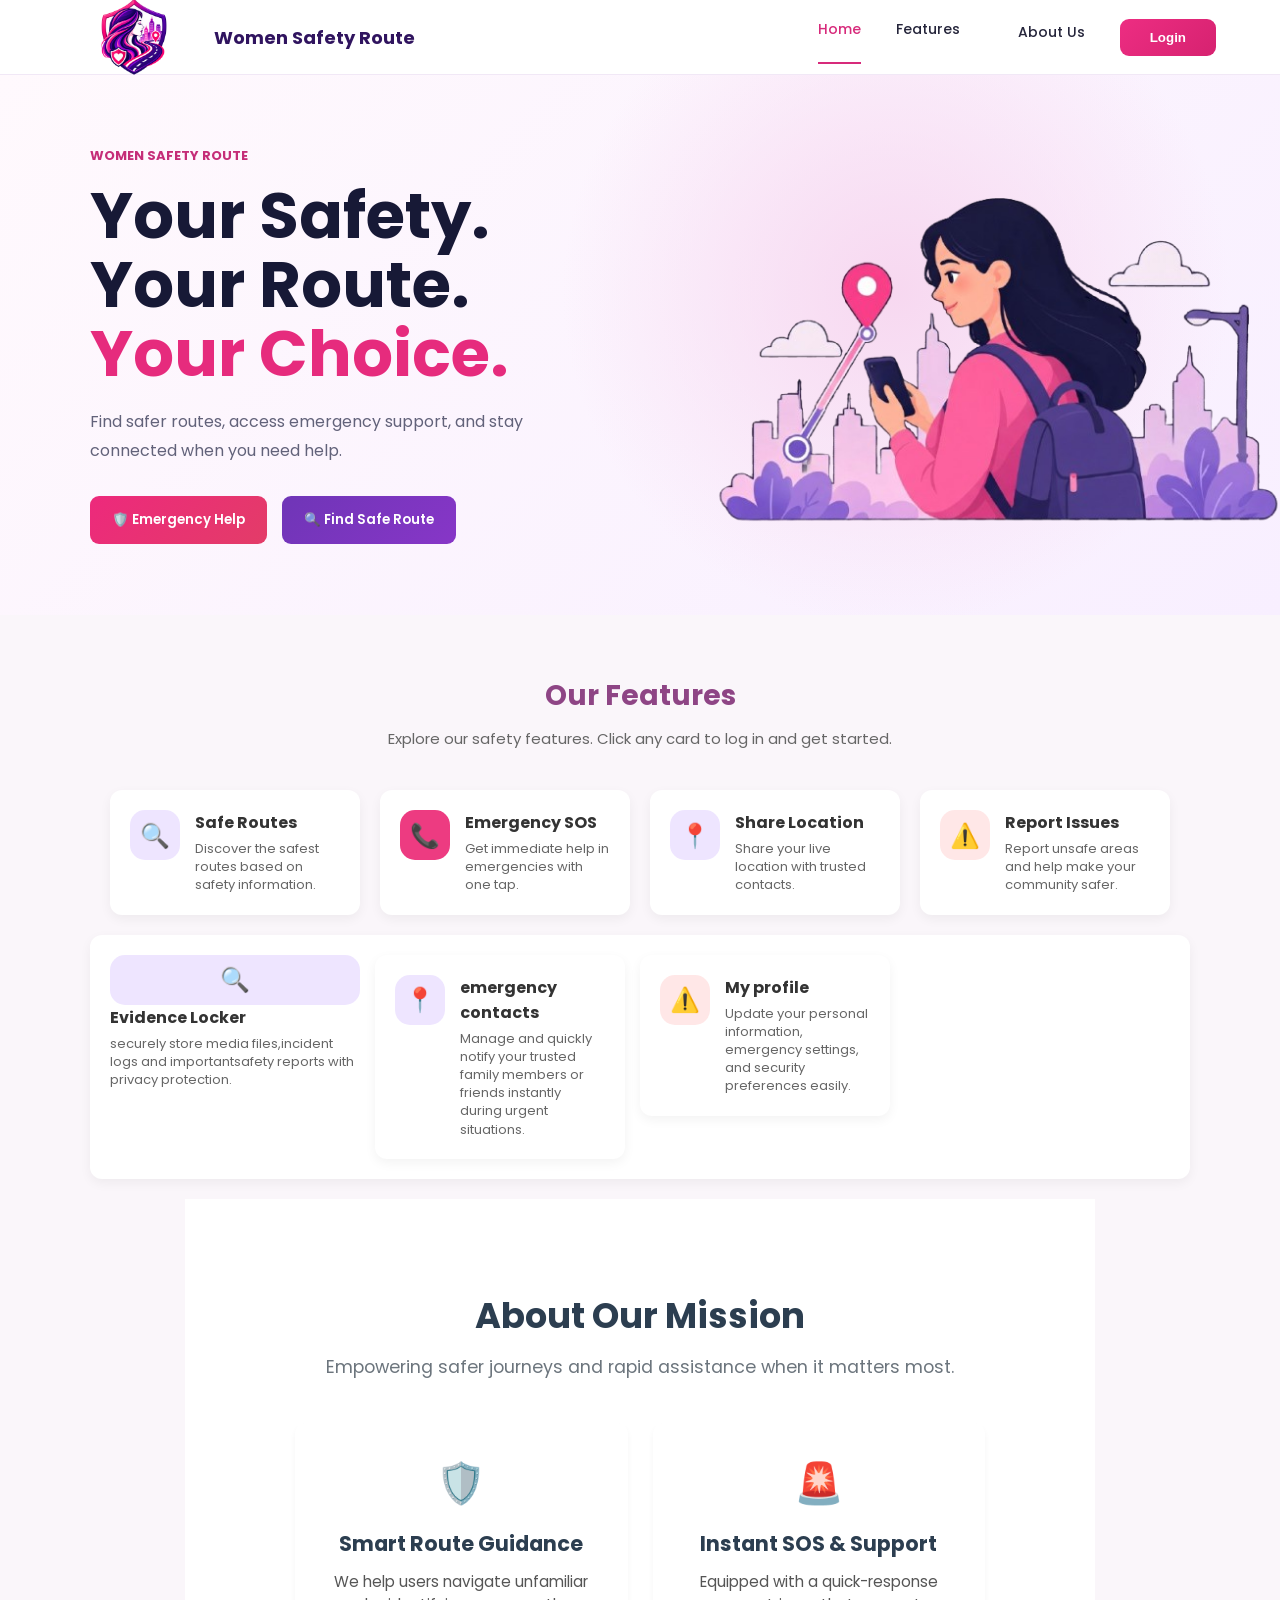
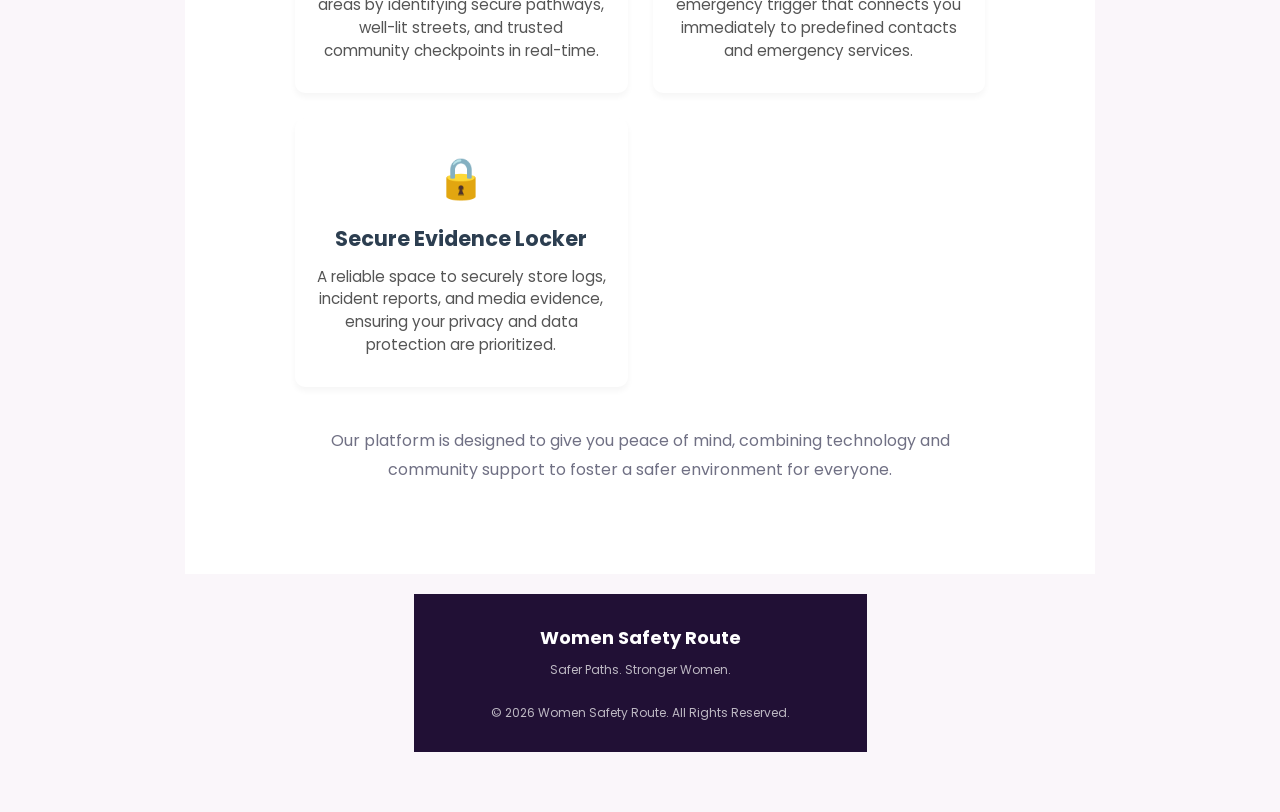
<file: frontend/pages/index.html>
<!DOCTYPE html>
<html lang="en">

<head>
    <meta charset="UTF-8">
    <meta name="viewport" content="width=device-width, initial-scale=1.0">

    <title>Women Safety Route</title>

    <!-- Google Font -->
    <link rel="preconnect" href="https://fonts.googleapis.com">
    <link rel="preconnect" href="https://fonts.gstatic.com" crossorigin>
    <link href="https://fonts.googleapis.com/css2?family=Poppins:wght@400;500;600;700;800&display=swap" rel="stylesheet">

    <!-- CSS -->
    <link rel="stylesheet" href="../css/style.css">

    <style>
        html {
            scroll-behavior: smooth;
        }
    </style>
</head>

<body>

    <!-- ================= NAVBAR ================= -->
    <header class="navbar">
        <a href="index.html" class="logo" style="text-decoration: none !important; border-bottom: none !important; box-shadow: none !important;">
            <img src="../images/logo.png" alt="Women Safety Route" class="logo-icon">
            <span style="text-decoration: none !important;">Women Safety Route</span>
        </a>
        <nav>
            <a href="index.html" class="active">Home</a>
            <a href="#features">Features</a>
<li><a href="index.html#about-us">About Us</a></li>
        <button class="login-btn" onclick="openLogin()">Login</button>
    </header>


    <!-- ================= HERO SECTION ================= -->
    <section class="hero">
        <div class="hero-content">
            <div class="small-heading">
                 WOMEN SAFETY ROUTE
            </div>

            <h1>
                Your Safety.<br>
                Your Route.<br>
                <span>Your Choice.</span>
            </h1>

            <p class="hero-text">
                Find safer routes, access emergency support,
                and stay connected when you need help.
            </p>

            <div class="hero-buttons">
                <button class="emergency-btn" onclick="openLogin()">
                    🛡️ Emergency Help
                </button>
                <button class="route-btn" onclick="openLogin()">
                    🔍 Find Safe Route
                </button>
            </div>
        </div>

       <!-- HERO ILLUSTRATION SPACE -->
<div class="hero-image">
    <img src="../images/hero-girl.png" alt="Hero Girl Graphic" style="width: 600px; height: auto;">
        </div>
    </section>



    <!-- ================= FEATURE CARDS SECTION ================= -->
    <section id="features" style="padding: 60px 20px; text-align: center; background-color: #faf6fa; clear: both;">
        <h2 style="font-size: 28px; color: #8e4585; margin-bottom: 10px; font-weight: 700;">Our Features</h2>
        <p style="color: #666; margin-bottom: 40px; font-size: 15px;">Explore our safety features. Click any card to log in and get started.</p>
        
        <!-- Original 4 Dashboard Cards made clickable -->
        <div class="features" style="display: flex; flex-wrap: wrap; justify-content: center; gap: 20px; max-width: 1100px; margin: 0 auto; background: transparent; padding: 0;">

            <a href="#" onclick="openLogin(); return false;" style="text-decoration: none; color: inherit; width: 250px;">
                <div class="feature-card" style="margin: 0; width: 100%; box-sizing: border-box; height: 100%; background: #fff; border-radius: 12px; padding: 20px; box-shadow: 0 4px 12px rgba(0,0,0,0.05); text-align: left; display: flex; align-items: flex-start; gap: 15px;">
                    <div class="feature-icon purple" style="font-size: 24px;">🔍</div>
                    <div>
                        <h3 style="font-size: 16px; margin-bottom: 5px; color: #333;">Safe Routes</h3>
                        <p style="font-size: 13px; color: #666; line-height: 1.4;">Discover the safest routes based on safety information.</p>
                    </div>
                </div>
            </a>

            <a href="#" onclick="openLogin(); return false;" style="text-decoration: none; color: inherit; width: 250px;">
                <div class="feature-card" style="margin: 0; width: 100%; box-sizing: border-box; height: 100%; background: #fff; border-radius: 12px; padding: 20px; box-shadow: 0 4px 12px rgba(0,0,0,0.05); text-align: left; display: flex; align-items: flex-start; gap: 15px;">
                    <div class="feature-icon pink" style="font-size: 24px;">📞</div>
                    <div>
                        <h3 style="font-size: 16px; margin-bottom: 5px; color: #333;">Emergency SOS</h3>
                        <p style="font-size: 13px; color: #666; line-height: 1.4;">Get immediate help in emergencies with one tap.</p>
                    </div>
                </div>
            </a>

            <a href="#" onclick="openLogin(); return false;" style="text-decoration: none; color: inherit; width: 250px;">
                <div class="feature-card" style="margin: 0; width: 100%; box-sizing: border-box; height: 100%; background: #fff; border-radius: 12px; padding: 20px; box-shadow: 0 4px 12px rgba(0,0,0,0.05); text-align: left; display: flex; align-items: flex-start; gap: 15px;">
                    <div class="feature-icon purple" style="font-size: 24px;">📍</div>
                    <div>
                        <h3 style="font-size: 16px; margin-bottom: 5px; color: #333;">Share Location</h3>
                        <p style="font-size: 13px; color: #666; line-height: 1.4;">Share your live location with trusted contacts.</p>
                    </div>
                </div>
            </a>

            <a href="#" onclick="openLogin(); return false;" style="text-decoration: none; color: inherit; width: 250px;">
                <div class="feature-card" style="margin: 0; width: 100%; box-sizing: border-box; height: 100%; background: #fff; border-radius: 12px; padding: 20px; box-shadow: 0 4px 12px rgba(0,0,0,0.05); text-align: left; display: flex; align-items: flex-start; gap: 15px;">
                    <div class="feature-icon warning" style="font-size: 24px;">⚠️</div>
                    <div>
                        <h3 style="font-size: 16px; margin-bottom: 5px; color: #333;">Report Issues</h3>
                        <p style="font-size: 13px; color: #666; line-height: 1.4;">Report unsafe areas and help make your community safer.</p>
                    </div>
                </div>
            </a>

        </div>
        <!-- Features Section (Replacing the Blue Statistics Bar) -->
<div class="features" style="display: flex; flex-wrap: wrap; justify-content: center; gap: 20px; max-width: 1100px; margin: 0 auto; background: transparent; padding: 0;">

            <a href="#" onclick="openLogin(); return false;" style="text-decoration: none; color: inherit; width: 250px;">
                <div class="feature-card" style="margin: 0; width: 100%; box-sizing: border-box; height: 100%; background: #fff; border-radius: 12px; padding: 20px; box-shadow: 0 4px 12px rgba(0,0,0,0.05); text-align: left; display: flex; align-items: flex-start; gap: 15px;">
                    <div class="feature-icon purple" style="font-size: 24px;">🔍</div>
                    <div>
                        <h3 style="font-size: 16px; margin-bottom: 5px; color: #333;">Evidence Locker</h3>
                        <p style="font-size: 13px; color: #666; line-height: 1.4;">securely store media files,incident logs and importantsafety reports with privacy protection.</p> 
                </div>
            </a>
<a href="#" onclick="openLogin(); return false;" style="text-decoration: none; color: inherit; width: 250px;">
                <div class="feature-card" style="margin: 0; width: 100%; box-sizing: border-box; height: 100%; background: #fff; border-radius: 12px; padding: 20px; box-shadow: 0 4px 12px rgba(0,0,0,0.05); text-align: left; display: flex; align-items: flex-start; gap: 15px;">
                    <div class="feature-icon purple" style="font-size: 24px;">📍</div>
                    <div>
                        <h3 style="font-size: 16px; margin-bottom: 5px; color: #333;">emergency contacts</h3>
                        <p style="font-size: 13px; color: #666; line-height: 1.4;">Manage and quickly notify your trusted family members or friends instantly during urgent situations.</p>
                    </div>
                </div>
            </a>

            <a href="#" onclick="openLogin(); return false;" style="text-decoration: none; color: inherit; width: 250px;">
                <div class="feature-card" style="margin: 0; width: 100%; box-sizing: border-box; height: 100%; background: #fff; border-radius: 12px; padding: 20px; box-shadow: 0 4px 12px rgba(0,0,0,0.05); text-align: left; display: flex; align-items: flex-start; gap: 15px;">
                    <div class="feature-icon warning" style="font-size: 24px;">⚠️</div>
                    <div>
                        <h3 style="font-size: 16px; margin-bottom: 5px; color: #333;">My profile</h3>
                        <p style="font-size: 13px; color: #666; line-height: 1.4;">Update your personal information, emergency settings, and security preferences easily.</p>
                    </div>
                </div>
            </a>

        </div>
        
    <!-- About Us Section -->
<section id="about-us" class="about-section">
    <div class="about-container">
        <div class="about-header">
            <h2>About Our Mission</h2>
            <p class="subtitle">Empowering safer journeys and rapid assistance when it matters most.</p>
        </div>
        
        <div class="about-grid">
            <div class="about-card">
                <div class="about-icon">🛡️</div>
                <h3>Smart Route Guidance</h3>
                <p>We help users navigate unfamiliar areas by identifying secure pathways, well-lit streets, and trusted community checkpoints in real-time.</p>
            </div>
            
            <div class="about-card">
                <div class="about-icon">🚨</div>
                <h3>Instant SOS & Support</h3>
                <p>Equipped with a quick-response emergency trigger that connects you immediately to predefined contacts and emergency services.</p>
            </div>
            
            <div class="about-card">
                <div class="about-icon">🔒</div>
                <h3>Secure Evidence Locker</h3>
                <p>A reliable space to securely store logs, incident reports, and media evidence, ensuring your privacy and data protection are prioritized.</p>
            </div>
        </div>

        <div class="about-footer-text">
            <p>Our platform is designed to give you peace of mind, combining technology and community support to foster a safer environment for everyone.</p>
        </div>
    </div>
</section>

    <!-- ================= FOOTER ================= -->
    <footer>
        <div class="footer-logo">Women Safety Route</div>
        <p>Safer Paths. Stronger Women.</p>
        <br>
        <p>© 2026 Women Safety Route. All Rights Reserved.</p>

        <!-- ================= LOGIN MODAL ================= -->
        <div class="modal" id="loginModal">
            <div class="modal-content login-box">
                <button class="close-btn" onclick="closeLogin()">&times;</button>
                <div class="modal-icon">🛡️</div>
                <h2>Welcome Back</h2>
                <p>Login to Women Safety Route</p>

                <form onsubmit="loginUser(event)">
                    <div class="input-group">
                        <label>Email Address</label>
                        <input type="email" id="loginEmail" placeholder="Enter your email" required>
                    </div>

                    <div class="input-group">
                        <label>Password</label>
                        <input type="password" id="loginPassword" placeholder="Enter your password" required>
                    </div>

                    <button type="submit" class="login-submit">Login</button>
                </form>

                <p class="register-text">
                    Don't have an account?
                    <a href="#" onclick="openRegister(); return false;">Create Account</a>
                </p>
            </div>
        </div>

        <!-- ================= REGISTRATION MODAL ================= -->
        <div class="modal" id="registerModal">
            <div class="modal-content login-box">
                <button class="close-btn" onclick="closeRegister()">&times;</button>
                <h2>Create Account</h2>
                <p> Women Safety Route</p>

                <form onsubmit="registerUser(event)">
                    <div class="input-group">
                        <label>Full Name</label>
                        <input type="text" id="registerName" placeholder="Enter your full name" required>
                    </div>

                    <div class="input-group">
                        <label>Email Address</label>
                        <input type="email" id="registerEmail" placeholder="Enter your email" required>
                    </div>

                    <div class="input-group">
                        <label>Phone Number</label>
                        <input type="tel" id="registerPhone" placeholder="Enter your phone number" required>
                    </div>

                    <div class="input-group">
                        <label>Password</label>
                        <input type="password" id="registerPassword" placeholder="Create a password" required>
                    </div>

                    <div class="input-group">
                        <label>Confirm Password</label>
                        <input type="password" id="confirmPassword" placeholder="Confirm your password" required>
                    </div>

                    <button type="submit" class="login-submit">Create Account</button>
                </form>

                <p class="register-text">
                    Already have an account?
                    <a href="#" onclick="backToLogin(); return false;">Login</a>
                </p>
            </div>
        </div>
    </footer>


    <!-- ================= JAVASCRIPT ================= -->
    <script src="../js/script.js"></script>
    <script>
        function openLogin() {
            document.getElementById("loginModal").classList.add("show");
        }

        function closeLogin() {
            document.getElementById("loginModal").classList.remove("show");
        }

        function openRegister() {
            closeLogin();
            document.getElementById("registerModal").classList.add("show");
        }

        function closeRegister() {
            document.getElementById("registerModal").classList.remove("show");
        }

        function backToLogin() {
            closeRegister();
            openLogin();
        }

        function loginUser(event) {
            event.preventDefault();
            const email = document.getElementById("loginEmail").value;
            const password = document.getElementById("loginPassword").value;

            if (email && password) {
                alert("Login successful!");
                window.location.href = "dashboard.html";
            } else {
                alert("Please enter email and password.");
            }
        }

        function registerUser(event) {
            event.preventDefault();
            const pass = document.getElementById("registerPassword").value;
            const confirmPass = document.getElementById("confirmPassword").value;

            if (pass !== confirmPass) {
                alert("Passwords do not match!");
                return;
            }

            alert("Account created successfully! Please login.");
            backToLogin();
        }
        
    </script>

</body>

</html>
</file>
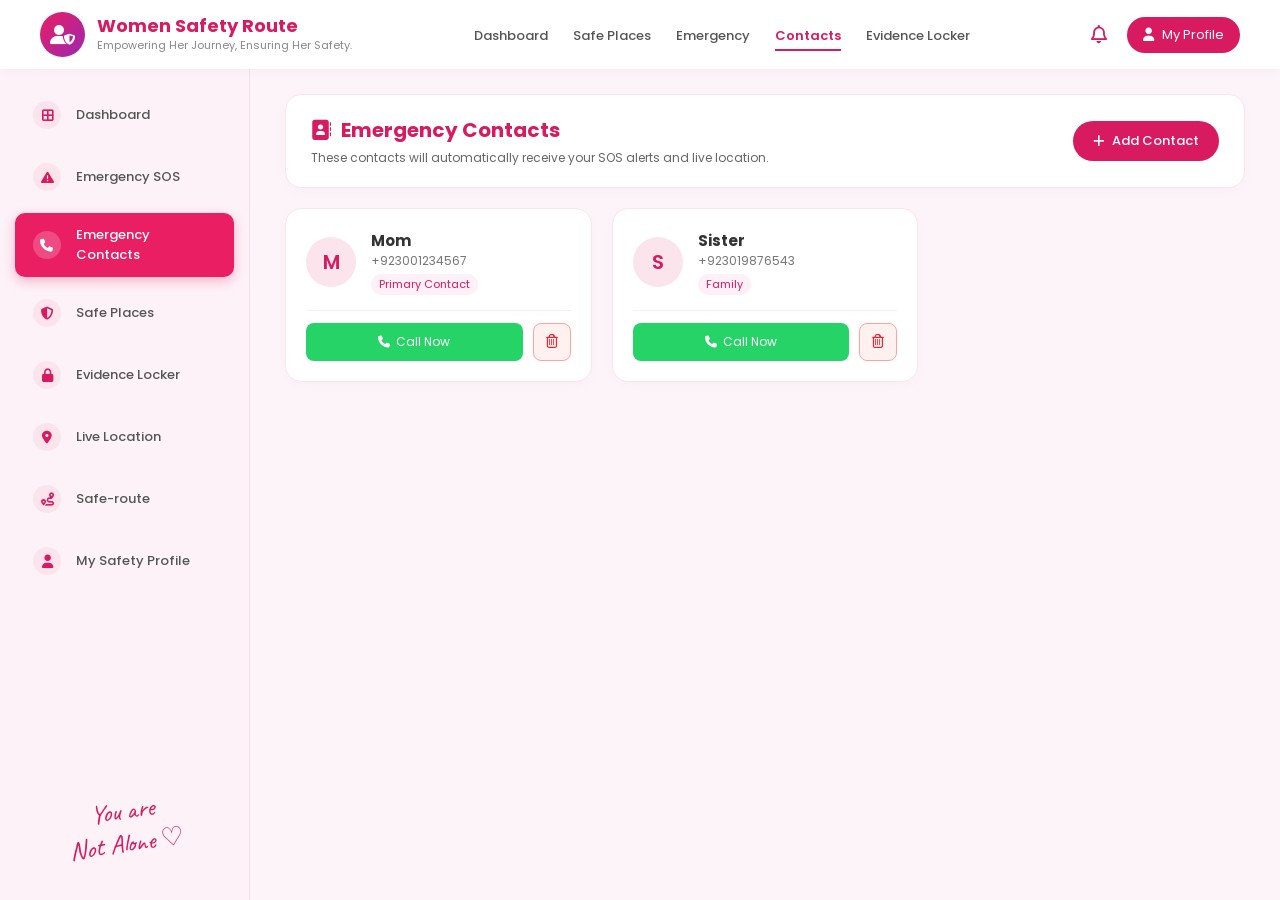
<file: frontend/pages/contacts.html>
<!DOCTYPE html>
<html lang="en">
<head>
    <meta charset="UTF-8">
    <meta name="viewport" content="width=device-width, initial-scale=1.0">
    <title>Emergency Contacts - Women Safety Route</title>
    <link href="https://fonts.googleapis.com/css2?family=Poppins:wght@300;400;500;600;700&family=Caveat:wght@600&display=swap" rel="stylesheet">
    <link rel="stylesheet" href="https://cdnjs.cloudflare.com/ajax/libs/font-awesome/6.4.0/css/all.min.css">
    <style>
        * { margin: 0; padding: 0; box-sizing: border-box; font-family: 'Poppins', sans-serif; }
        body { background-color: #fcf4f8; color: #333; display: flex; flex-direction: column; min-height: 100vh; }
        .navbar { background: #fff; display: flex; justify-content: space-between; align-items: center; padding: 12px 40px; box-shadow: 0 2px 10px rgba(0,0,0,0.03); position: sticky; top: 0; z-index: 100; }
        .logo-section { display: flex; align-items: center; gap: 12px; }
        .logo-icon { width: 45px; height: 45px; background: linear-gradient(135deg, #e91e63, #9c27b0); border-radius: 50%; display: flex; align-items: center; justify-content: center; color: white; font-size: 20px; }
        .logo-text h2 { font-size: 18px; color: #d81b60; font-weight: 700; line-height: 1.2; }
        .logo-text p { font-size: 11px; color: #888; }
        .nav-links { display: flex; align-items: center; gap: 25px; list-style: none; }
        .nav-links a { text-decoration: none; color: #555; font-size: 13px; font-weight: 500; transition: color 0.3s; }
        .nav-links a.active, .nav-links a:hover { color: #d81b60; font-weight: 600; border-bottom: 2px solid #d81b60; padding-bottom: 4px; }
        .nav-right { display: flex; align-items: center; gap: 20px; }
        .bell-icon { font-size: 18px; color: #d81b60; cursor: pointer; }
        .profile-btn { background: #d81b60; color: white; padding: 8px 16px; border-radius: 20px; display: flex; align-items: center; gap: 8px; font-size: 13px; cursor: pointer; }
        
        .container { display: flex; flex: 1; }
        .sidebar { width: 250px; background-color: #fdf2f7; padding: 20px 15px; display: flex; flex-direction: column; gap: 10px; border-right: 1px solid #f3e1eb; }
        .sidebar-item { display: flex; align-items: center; gap: 15px; padding: 12px 18px; border-radius: 10px; text-decoration: none; color: #555; font-size: 13px; font-weight: 500; transition: all 0.3s; }
        .sidebar-item.active { background: #e91e63; color: white; box-shadow: 0 4px 12px rgba(233, 30, 99, 0.3); }
        .sidebar-item:hover:not(.active) { background: #f8d7e6; color: #d81b60; }
        .sidebar-item .icon-box { width: 28px; height: 28px; border-radius: 50%; background: rgba(255, 255, 255, 0.2); display: flex; align-items: center; justify-content: center; }
        .sidebar-item:not(.active) .icon-box { background: #fce4ec; color: #d81b60; }
        .sidebar-footer-text { margin-top: auto; padding: 20px; text-align: center; font-family: 'Caveat', cursive; font-size: 26px; color: #d81b60; transform: rotate(-8deg); }

        .content { flex: 1; padding: 25px 35px; display: flex; flex-direction: column; gap: 20px; }
        .page-header { display: flex; justify-content: space-between; align-items: center; background: #fff; padding: 20px 25px; border-radius: 16px; border: 1px solid #fce4ec; box-shadow: 0 4px 15px rgba(0,0,0,0.02); }
        .page-header h1 { font-size: 20px; color: #d81b60; display: flex; align-items: center; gap: 10px; }
        .btn-add { background: #d81b60; color: white; border: none; padding: 10px 20px; border-radius: 20px; font-size: 13px; font-weight: 500; cursor: pointer; display: flex; align-items: center; gap: 8px; }
        
        .contacts-grid { display: grid; grid-template-columns: repeat(3, 1fr); gap: 20px; }
        .contact-card { background: #fff; border-radius: 16px; padding: 20px; border: 1px solid #fce4ec; box-shadow: 0 4px 12px rgba(0,0,0,0.02); display: flex; flex-direction: column; gap: 15px; }
        .contact-top { display: flex; align-items: center; gap: 15px; }
        .avatar { width: 50px; height: 50px; border-radius: 50%; background: #fce4ec; color: #d81b60; display: flex; align-items: center; justify-content: center; font-size: 20px; font-weight: 600; }
        .contact-info h3 { font-size: 15px; color: #333; }
        .contact-info p { font-size: 12px; color: #777; }
        .contact-info .relation { font-size: 11px; background: #fdf0f6; color: #d81b60; padding: 2px 8px; border-radius: 10px; display: inline-block; margin-top: 3px; }
        .contact-actions { display: flex; gap: 10px; border-top: 1px solid #f8f0f4; padding-top: 12px; }
        .btn-call { flex: 1; background: #25d366; color: white; border: none; padding: 8px; border-radius: 8px; font-size: 12px; cursor: pointer; display: flex; align-items: center; justify-content: center; gap: 6px; text-decoration: none; }
        .btn-delete { background: #fff1f0; color: #f5222d; border: 1px solid #ffa39e; padding: 8px 12px; border-radius: 8px; cursor: pointer; }

        /* Modal Styles */
        .modal { display: none; position: fixed; top: 0; left: 0; width: 100%; height: 100%; background: rgba(0,0,0,0.5); justify-content: center; align-items: center; z-index: 1000; }
        .modal-content { background: #fff; padding: 30px; border-radius: 16px; width: 350px; display: flex; flex-direction: column; gap: 15px; box-shadow: 0 4px 20px rgba(0,0,0,0.1); }
        .modal-content h3 { color: #d81b60; font-size: 18px; }
        .form-group { display: flex; flex-direction: column; gap: 5px; }
        .form-group label { font-size: 12px; color: #555; font-weight: 500; }
        .form-group input { padding: 10px; border: 1px solid #ddd; border-radius: 8px; font-size: 13px; outline: none; }
        .form-group input:focus { border-color: #d81b60; }
        .modal-actions { display: flex; gap: 10px; margin-top: 10px; }
        .btn-save { flex: 1; background: #d81b60; color: white; border: none; padding: 10px; border-radius: 8px; cursor: pointer; font-weight: 600; }
        .btn-close { background: #f5f5f5; color: #666; border: none; padding: 10px 15px; border-radius: 8px; cursor: pointer; }

        @media (max-width: 1024px) { .contacts-grid { grid-template-columns: repeat(2, 1fr); } }
        @media (max-width: 768px) { .container { flex-direction: column; } .sidebar { width: 100%; } .contacts-grid { grid-template-columns: 1fr; } }
    </style>
</head>
<body>
    <nav class="navbar">
        <div class="logo-section">
            <div class="logo-icon"><i class="fa-solid fa-user-shield"></i></div>
            <div class="logo-text"><h2>Women Safety Route</h2><p>Empowering Her Journey, Ensuring Her Safety.</p></div>
        </div>
        <ul class="nav-links">
            <li><a href="dashboard.html">Dashboard</a></li>
            <li><a href="safe-places.html">Safe Places</a></li>
            <li><a href="sos.html">Emergency</a></li>
            <li><a href="contacts.html" class="active">Contacts</a></li>
            <li><a href="locker.html">Evidence Locker</a></li>
            
        </ul>
        <div class="nav-right">
            <div class="bell-icon"><i class="fa-regular fa-bell"></i></div>
            <div class="profile-btn"><i class="fa-solid fa-user"></i><span>My Profile</span></div>
        </div>
    </nav>

    <div class="container">
        <aside class="sidebar">
            <a href="dashboard.html" class="sidebar-item">
                <div class="icon-box"><i class="fa-solid fa-border-all"></i></div>
                <span>Dashboard</span></a>
            <a href="sos.html" class="sidebar-item">
                <div class="icon-box"><i class="fa-solid fa-triangle-exclamation"></i></div>
                <span>Emergency SOS</span></a>
            <a href="contacts.html" class="sidebar-item active">
                <div class="icon-box"><i class="fa-solid fa-phone"></i></div>
                <span>Emergency Contacts</span></a>
            <a href="safe-places.html" class="sidebar-item">
                <div class="icon-box"><i class="fa-solid fa-shield-halved"></i>
                </div><span>Safe Places</span></a>
            <a href="locker.html" class="sidebar-item">
                <div class="icon-box"><i class="fa-solid fa-lock"></i></div>
                <span>Evidence Locker</span></a>
            <a href="location.html" class="sidebar-item">
                <div class="icon-box"><i class="fa-solid fa-location-dot"></i></div>
                <span>Live Location</span></a>
            <a href="safe-route.html" class="sidebar-item">
                <div class="icon-box"><i class="fa-solid fa-route"></i></div>
        <span>Safe-route</span>
    </a>
            <a href="profile.html" class="sidebar-item"><div class="icon-box"><i class="fa-solid fa-user"></i></div><span>My Safety Profile</span></a>
            <div class="sidebar-footer-text">You are<br>Not Alone ♡</div>
        </aside>

        <main class="content">
            <div class="page-header">
                <div>
                    <h1><i class="fa-solid fa-address-book"></i> Emergency Contacts</h1>
                    <p style="font-size: 12px; color: #666; margin-top: 4px;">These contacts will automatically receive your SOS alerts and live location.</p>
                </div>
                <button class="btn-add" onclick="openModal()"><i class="fa-solid fa-plus"></i> Add Contact</button>
            </div>

            <div class="contacts-grid" id="contactsGrid">
                <!-- Dynamic Contacts will load here -->
            </div>
        </main>
    </div>

    <!-- Add Contact Modal -->
    <div class="modal" id="contactModal">
        <div class="modal-content">
            <h3>Add New Contact</h3>
            <div class="form-group">
                <label>Name</label>
                <input type="text" id="newName" placeholder="e.g. Brother">
            </div>
            <div class="form-group">
                <label>Phone Number</label>
                <input type="tel" id="newPhone" placeholder="e.g. +92 300 1234567">
            </div>
            <div class="form-group">
                <label>Relation / Tag</label>
                <input type="text" id="newRelation" placeholder="e.g. Family">
            </div>
            <div class="modal-actions">
                <button class="btn-close" onclick="closeModal()">Cancel</button>
                <button class="btn-save" onclick="saveContact()">Save</button>
            </div>
        </div>
    </div>

    <script>
        document.addEventListener("DOMContentLoaded", renderContacts);

        function getStoredContacts() {
            let data = localStorage.getItem('userEmergencyContacts');
            return data ? JSON.parse(data) : [
                { name: "Mom", phone: "+923001234567", relation: "Primary Contact" },
                { name: "Sister", phone: "+923019876543", relation: "Family" }
            ];
        }

        function renderContacts() {
            let contacts = getStoredContacts();
            let grid = document.getElementById('contactsGrid');
            grid.innerHTML = "";

            if(contacts.length === 0) {
                grid.innerHTML = `<p style="font-size: 13px; color: #777;">No emergency contacts added yet.</p>`;
                return;
            }

            contacts.forEach((c, index) => {
                let firstLetter = c.name.charAt(0).toUpperCase();
                grid.innerHTML += `
                    <div class="contact-card">
                        <div class="contact-top">
                            <div class="avatar">${firstLetter}</div>
                            <div class="contact-info">
                                <h3>${c.name}</h3>
                                <p>${c.phone}</p>
                                <span class="relation">${c.relation}</span>
                            </div>
                        </div>
                        <div class="contact-actions">
                            <a href="tel:${c.phone}" class="btn-call"><i class="fa-solid fa-phone"></i> Call Now</a>
                            <button class="btn-delete" onclick="deleteContact(${index})"><i class="fa-regular fa-trash-can"></i></button>
                        </div>
                    </div>
                `;
            });
        }

        function openModal() { document.getElementById('contactModal').style.display = 'flex'; }
        function closeModal() { document.getElementById('contactModal').style.display = 'none'; }

        function saveContact() {
            let name = document.getElementById('newName').value.trim();
            let phone = document.getElementById('newPhone').value.trim();
            let relation = document.getElementById('newRelation').value.trim() || "Trusted";

            if(!name || !phone) {
                alert("Please enter both name and phone number.");
                return;
            }

            let contacts = getStoredContacts();
            contacts.push({ name, phone, relation });
            localStorage.setItem('userEmergencyContacts', JSON.stringify(contacts));

            document.getElementById('newName').value = '';
            document.getElementById('newPhone').value = '';
            document.getElementById('newRelation').value = '';

            closeModal();
            renderContacts();
        }

        function deleteContact(index) {
            let contacts = getStoredContacts();
            contacts.splice(index, 1);
            localStorage.setItem('userEmergencyContacts', JSON.stringify(contacts));
            renderContacts();
        }
    </script>
</body>
</html>
</file>
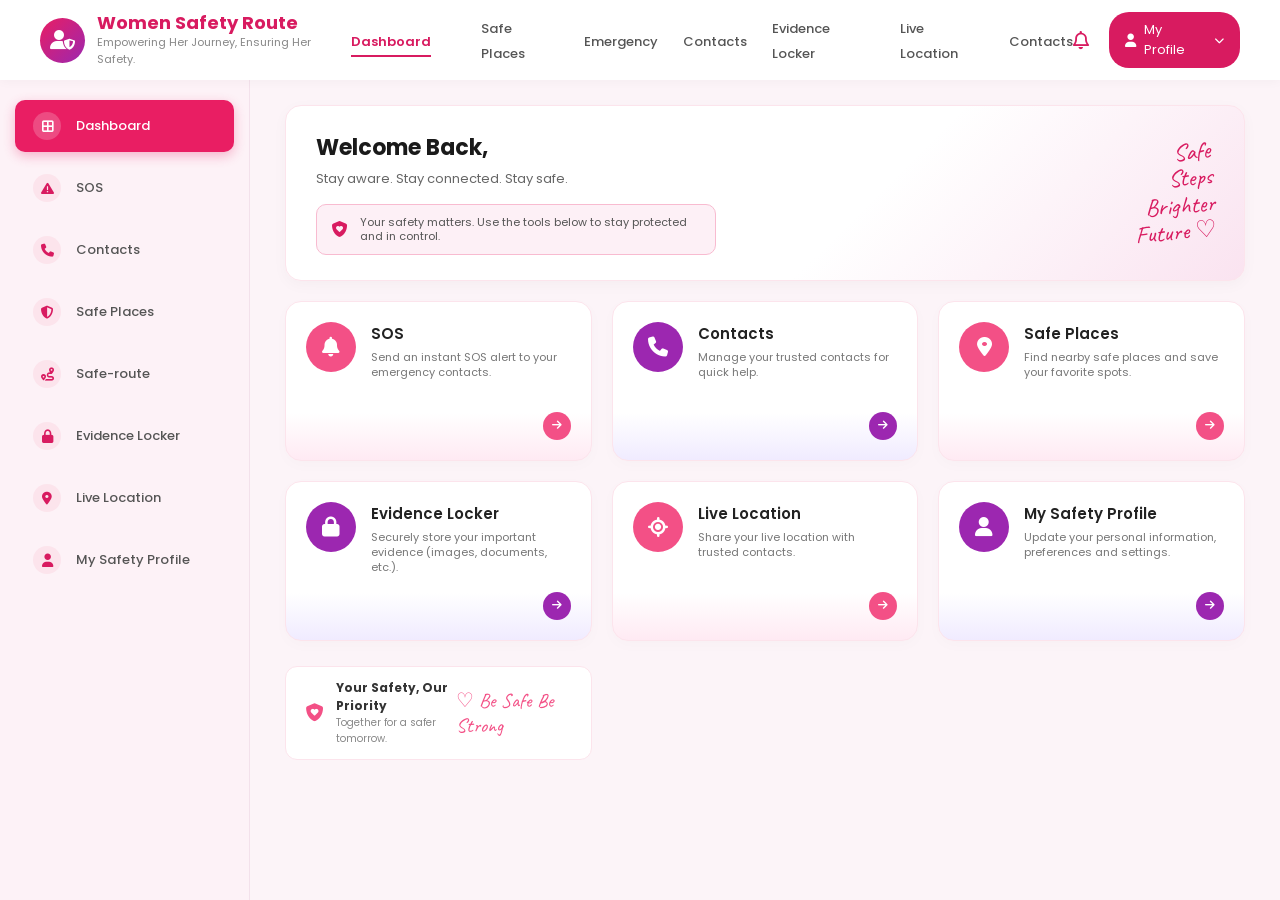
<file: frontend/pages/dashboard.html>
<!DOCTYPE html>
<html lang="en">
<head>
    <meta charset="UTF-8">
    <meta name="viewport" content="width=device-width, initial-scale=1.0">
    <title>Women Safety Route - Dashboard</title>
    <!-- Google Fonts & FontAwesome Icons -->
    <link href="https://fonts.googleapis.com/css2?family=Poppins:wght@300;400;500;600;700&family=Caveat:wght@600&display=swap" rel="stylesheet">
    <link rel="stylesheet" href="https://cdnjs.cloudflare.com/ajax/libs/font-awesome/6.4.0/css/all.min.css">
    
    <style>
        * {
            margin: 0;
            padding: 0;
            box-sizing: border-box;
            font-family: 'Poppins', sans-serif;
        }

        body {
            background-color: #fcf4f8;
            color: #333;
            display: flex;
            flex-direction: column;
            min-height: 100vh;
        }

        /* Top Navigation Bar */
        .navbar {
            background: #fff;
            display: flex;
            justify-content: space-between;
            align-items: center;
            padding: 12px 40px;
            box-shadow: 0 2px 10px rgba(0,0,0,0.03);
            position: sticky;
            top: 0;
            z-index: 100;
        }

        .logo-section {
            display: flex;
            align-items: center;
            gap: 12px;
        }

        .logo-icon {
            width: 45px;
            height: 45px;
            background: linear-gradient(135deg, #e91e63, #9c27b0);
            border-radius: 50%;
            display: flex;
            align-items: center;
            justify-content: center;
            color: white;
            font-size: 20px;
        }

        .logo-text h2 {
            font-size: 18px;
            color: #d81b60;
            font-weight: 700;
            line-height: 1.2;
        }

        .logo-text p {
            font-size: 11px;
            color: #888;
        }

        .nav-links {
            display: flex;
            align-items: center;
            gap: 25px;
            list-style: none;
        }

        .nav-links a {
            text-decoration: none;
            color: #555;
            font-size: 13px;
            font-weight: 500;
            transition: color 0.3s;
        }

        .nav-links a.active, .nav-links a:hover {
            color: #d81b60;
            font-weight: 600;
            border-bottom: 2px solid #d81b60;
            padding-bottom: 4px;
        }

        .nav-right {
            display: flex;
            align-items: center;
            gap: 20px;
        }

        .bell-icon {
            font-size: 18px;
            color: #d81b60;
            cursor: pointer;
            position: relative;
        }

        .profile-btn {
            background: #d81b60;
            color: white;
            padding: 8px 16px;
            border-radius: 20px;
            display: flex;
            align-items: center;
            gap: 8px;
            font-size: 13px;
            cursor: pointer;
        }

        /* Main Container Layout */
        .container {
            display: flex;
            flex: 1;
        }

        /* Sidebar Navigation */
        .sidebar {
            width: 250px;
            background-color: #fdf2f7;
            padding: 20px 15px;
            display: flex;
            flex-direction: column;
            gap: 10px;
            border-right: 1px solid #f3e1eb;
        }

        .sidebar-item {
            display: flex;
            align-items: center;
            gap: 15px;
            padding: 12px 18px;
            border-radius: 10px;
            text-decoration: none;
            color: #555;
            font-size: 13px;
            font-weight: 500;
            transition: all 0.3s;
        }

        .sidebar-item.active {
            background: #e91e63;
            color: white;
            box-shadow: 0 4px 12px rgba(233, 30, 99, 0.3);
        }

        .sidebar-item:hover:not(.active) {
            background: #f8d7e6;
            color: #d81b60;
        }

        .sidebar-item .icon-box {
            width: 28px;
            height: 28px;
            border-radius: 50%;
            background: rgba(255, 255, 255, 0.2);
            display: flex;
            align-items: center;
            justify-content: center;
        }

        .sidebar-item:not(.active) .icon-box {
            background: #fce4ec;
            color: #d81b60;
        }

        .sidebar-footer-text {
            margin-top: auto;
            padding: 20px;
            text-align: center;
            font-family: 'Caveat', cursive;
            font-size: 26px;
            color: #d81b60;
            transform: rotate(-8deg);
        }

        /* Main Content */
        .content {
            flex: 1;
            padding: 25px 35px;
            display: flex;
            flex-direction: column;
            gap: 20px;
        }

        /* Banner Box */
        .welcome-banner {
            background: linear-gradient(135deg, #ffffff 60%, #fae3f0 100%);
            border-radius: 16px;
            padding: 25px 30px;
            display: flex;
            justify-content: space-between;
            align-items: center;
            box-shadow: 0 4px 15px rgba(0, 0, 0, 0.03);
            border: 1px solid #fce4ec;
            position: relative;
        }

        .banner-text h1 {
            font-size: 22px;
            color: #1a1a1a;
            margin-bottom: 5px;
        }

        .banner-text p.subtitle {
            font-size: 13px;
            color: #666;
            margin-bottom: 15px;
        }

        .banner-info-box {
            background: #fdf0f6;
            border: 1px solid #f8bbd0;
            border-radius: 10px;
            padding: 10px 15px;
            display: flex;
            align-items: center;
            gap: 12px;
            max-width: 400px;
        }

        .banner-info-box i {
            color: #d81b60;
            font-size: 16px;
        }

        .banner-info-box span {
            font-size: 11px;
            color: #555;
            line-height: 1.3;
        }

        .banner-right-text {
            font-family: 'Caveat', cursive;
            font-size: 24px;
            color: #d81b60;
            line-height: 1.1;
            text-align: right;
            transform: rotate(-5deg);
        }

        /* Dashboard Cards Grid */
        .cards-grid {
            display: grid;
            grid-template-columns: repeat(3, 1fr);
            gap: 20px;
        }

        .card {
            background: #fff;
            border-radius: 16px;
            padding: 20px;
            position: relative;
            box-shadow: 0 4px 15px rgba(0, 0, 0, 0.02);
            border: 1px solid #fce4ec;
            display: flex;
            flex-direction: column;
            justify-content: space-between;
            height: 160px;
            transition: transform 0.2s, box-shadow 0.2s;
        }

        .card:hover {
            transform: translateY(-3px);
            box-shadow: 0 6px 20px rgba(0, 0, 0, 0.06);
        }

        .card-top {
            display: flex;
            align-items: flex-start;
            gap: 15px;
        }

        .card-icon {
            width: 50px;
            height: 50px;
            border-radius: 50%;
            display: flex;
            align-items: center;
            justify-content: center;
            color: white;
            font-size: 20px;
            flex-shrink: 0;
        }

        .card-content h3 {
            font-size: 15px;
            color: #222;
            margin-bottom: 5px;
            font-weight: 600;
        }

        .card-content p {
            font-size: 11px;
            color: #777;
            line-height: 1.4;
        }

        .card-arrow {
            align-self: flex-end;
            width: 28px;
            height: 28px;
            border-radius: 50%;
            display: flex;
            align-items: center;
            justify-content: center;
            color: white;
            font-size: 11px;
            cursor: pointer;
        }

        /* Specific Card Styles */
        .card-pink .card-icon { background: linear-gradient(135deg, #f35086, #f35086); }
        .card-pink .card-arrow { background: #f35086; }
        .card-pink { background: linear-gradient(180deg, #fff 70%, #ffeaf3 100%); }

        .card-purple .card-icon { background: linear-gradient(135deg, #9c27b0, #9c27b0); }
        .card-purple .card-arrow { background: #9c27b0; }
        .card-purple { background: linear-gradient(180deg, #fff 70%, #f0ebff 100%); }

        /* Bottom Small Banner */
        .bottom-banner {
            background: #fff;
            border-radius: 12px;
            padding: 12px 20px;
            display: flex;
            align-items: center;
            justify-content: space-between;
            border: 1px solid #fce4ec;
            margin-top: 5px;
        }

        .bottom-banner-left {
            display: flex;
            align-items: center;
            gap: 12px;
        }

        .bottom-banner-left i {
            color: #f35086;
            font-size: 18px;
        }

        .bottom-banner-left h4 {
            font-size: 12px;
            color: #333;
        }

        .bottom-banner-left p {
            font-size: 10px;
            color: #888;
        }

        .bottom-banner-right {
            font-family: 'Caveat', cursive;
            font-size: 20px;
            color: #f35086;
        }

        /* Responsive */
        @media (max-width: 1024px) {
            .cards-grid { grid-template-columns: repeat(2, 1fr); }
        }
        @media (max-width: 768px) {
            .container { flex-direction: column; }
            .sidebar { width: 100%; }
            .cards-grid { grid-template-columns: 1fr; }
        }
        .card-link {
    text-decoration: none;
    color: inherit;
    display: block;
}
    </style>
</head>
<body>

    <!-- Top Navbar -->
    <nav class="navbar">
        <div class="logo-section">
            <div class="logo-icon">
                <i class="fa-solid fa-user-shield"></i>
            </div>
            <div class="logo-text">
                <h2>Women Safety Route</h2>
                <p>Empowering Her Journey, Ensuring Her Safety.</p>
            </div>
        </div>

      <ul class="nav-links">
    <li><a href="dashboard.html" class="active">Dashboard</a></li>
    <li><a href="safe-route.html"><Safe-route></Safe-route></a></li>
    <li><a href="safe-places.html">Safe Places</a></li>
    <li><a href="sos.html">Emergency</a></li>
    <li><a href="emergency contact.html">Contacts</a></li>
    <li><a href="locker.html">Evidence Locker</a></li>
    <li><a href="location.html">Live Location</a></li>
    <li><a href="contacts.html">Contacts</a></li>
</ul>

        <div class="nav-right">
            <div class="bell-icon">
                <i class="fa-regular fa-bell"></i>
            </div>
            <div class="profile-btn">
                <i class="fa-solid fa-user"></i>
                <span>My Profile</span>
                <i class="fa-solid fa-chevron-down" style="font-size: 10px;"></i>
            </div>
        </div>
    </nav>

    <!-- Main Container -->
    <div class="container">
        
        <aside class="sidebar">
    <a href="dashboard.html" class="sidebar-item active">
        <div class="icon-box"><i class="fa-solid fa-border-all"></i></div>
        <span>Dashboard</span>
    </a>
    <a href="sos.html" class="sidebar-item">
        <div class="icon-box"><i class="fa-solid fa-triangle-exclamation"></i></div>
        <span>SOS</span>
    </a>
    <a href="contacts.html" class="sidebar-item">
        <div class="icon-box"><i class="fa-solid fa-phone"></i></div>
        <span>Contacts</span>
    </a>
    <a href="safe-places.html" class="sidebar-item">
        <div class="icon-box"><i class="fa-solid fa-shield-halved"></i></div>
        <span>Safe Places</span>
    </a>
    <a href="safe-route.html" class="sidebar-item">
        <div class="icon-box"><i class="fa-solid fa-route"></i></div>
        <span>Safe-route</span>
    </a>
    <a href="locker.html" class="sidebar-item">
        <div class="icon-box"><i class="fa-solid fa-lock"></i></div>
        <span>Evidence Locker</span>
    </a>
    <a href="location.html" class="sidebar-item">
        <div class="icon-box"><i class="fa-solid fa-location-dot"></i></div>
        <span>Live Location</span>
    </a>
    <a href="profile.html" class="sidebar-item">
        <div class="icon-box"><i class="fa-solid fa-user"></i></div>
        <span>My Safety Profile</span>
    </a>
</aside>

        <!-- Main Content Area -->
        <main class="content">
            
            <!-- Top Welcome Banner -->
            <div class="welcome-banner">
                <div class="banner-text">
                    <h1>Welcome Back,</h1>
                    <p class="subtitle">Stay aware. Stay connected. Stay safe.</p>
                    
                    <div class="banner-info-box">
                        <i class="fa-solid fa-shield-heart"></i>
                        <span>Your safety matters. Use the tools below to stay protected and in control.</span>
                    </div>
                </div>

                <div class="banner-right-text">
                    Safe<br>Steps<br>Brighter<br>Future ♡
                </div>
            </div>

            <!-- Cards Grid -->
            <div class="cards-grid"
                
                <!-- Card 1 -->
                <div class="card card-pink">
                    <div class="card-top">
                        <div class="card-icon">
                            <i class="fa-solid fa-bell"></i>
                        </div>
                        <div class="card-content">
                            <h3>SOS</h3>
                            <p>Send an instant SOS alert to your emergency contacts.</p>
                        </div>
                    </div>
                    <div class="card-arrow"><i class="fa-solid fa-arrow-right"></i></div>
                </div>

                <!-- Card 2 -->
                <div class="card card-purple">
                    <div class="card-top">
                        <div class="card-icon">
                            <i class="fa-solid fa-phone"></i>
                        </div>
                        <div class="card-content">
                            <h3>Contacts</h3>
                            <p>Manage your trusted contacts for quick help.</p>
                        </div>
                    </div>
                    <div class="card-arrow"><i class="fa-solid fa-arrow-right"></i></div>
                </div>

                <!-- Card 3 -->
                <div class="card card-pink">
                    <div class="card-top">
                        <div class="card-icon">
                            <i class="fa-solid fa-location-dot"></i>
                        </div>
                        <div class="card-content">
                            <h3>Safe Places</h3>
                            <p>Find nearby safe places and save your favorite spots.</p>
                        </div>
                    </div>
                    <div class="card-arrow"><i class="fa-solid fa-arrow-right"></i></div>
                </div>

                <!-- Card 4 -->
                <div class="card card-purple">
                    <div class="card-top">
                        <div class="card-icon">
                            <i class="fa-solid fa-lock"></i>
                        </div>
                        <div class="card-content">
                            <h3>Evidence Locker</h3>
                            <p>Securely store your important evidence (images, documents, etc.).</p>
                        </div>
                    </div>
                    <div class="card-arrow"><i class="fa-solid fa-arrow-right"></i></div>
                </div>

                <!-- Card 5 -->
                <div class="card card-pink">
                    <div class="card-top">
                        <div class="card-icon">
                            <i class="fa-solid fa-location-crosshairs"></i>
                        </div>
                        <div class="card-content">
                            <h3>Live Location</h3>
                            <p>Share your live location with trusted contacts.</p>
                        </div>
                    </div>
                    <div class="card-arrow"><i class="fa-solid fa-arrow-right"></i></div>
                </div>

                <!-- Card 6 -->
                <div class="card card-purple">
                    <div class="card-top">
                        <div class="card-icon">
                            <i class="fa-solid fa-user"></i>
                        </div>
                        <div class="card-content">
                            <h3>My Safety Profile</h3>
                            <p>Update your personal information, preferences and settings.</p>
                        </div>
                    </div>
                    <div class="card-arrow"><i class="fa-solid fa-arrow-right"></i></div>
                </div>


            <!-- Bottom Small Banner -->
            <div class="bottom-banner">
                <div class="bottom-banner-left">
                    <i class="fa-solid fa-shield-heart"></i>
                    <div>
                        <h4>Your Safety, Our Priority</h4>
                        <p>Together for a safer tomorrow.</p>
                    </div>
                </div>
                <div class="bottom-banner-right">
                    ♡ Be Safe Be Strong
                </div>
            </div>

        </main>
    </div>

</body>
</html>
</file>
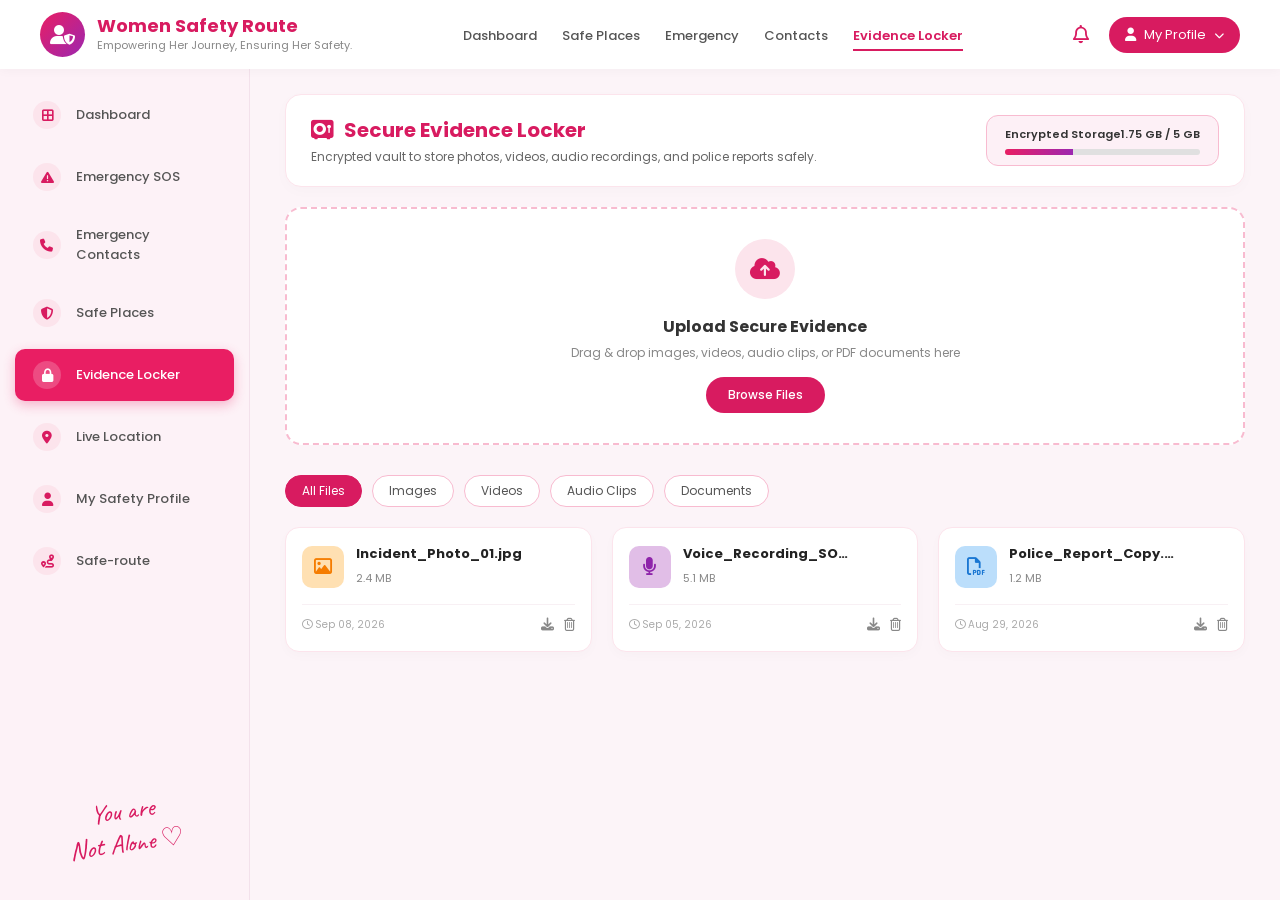
<file: frontend/pages/locker.html>
<!DOCTYPE html>
<html lang="en">
<head>
    <meta charset="UTF-8">
    <meta name="viewport" content="width=device-width, initial-scale=1.0">
    <title>Evidence Locker - Women Safety Route</title>
    <!-- Google Fonts & FontAwesome Icons -->
    <link href="https://fonts.googleapis.com/css2?family=Poppins:wght@300;400;500;600;700&family=Caveat:wght@600&display=swap" rel="stylesheet">
    <link rel="stylesheet" href="https://cdnjs.cloudflare.com/ajax/libs/font-awesome/6.4.0/css/all.min.css">
    
    <style>
        * {
            margin: 0;
            padding: 0;
            box-sizing: border-box;
            font-family: 'Poppins', sans-serif;
        }

        body {
            background-color: #fcf4f8;
            color: #333;
            display: flex;
            flex-direction: column;
            min-height: 100vh;
        }

        /* Top Navigation Bar */
        .navbar {
            background: #fff;
            display: flex;
            justify-content: space-between;
            align-items: center;
            padding: 12px 40px;
            box-shadow: 0 2px 10px rgba(0,0,0,0.03);
            position: sticky;
            top: 0;
            z-index: 100;
        }

        .logo-section {
            display: flex;
            align-items: center;
            gap: 12px;
        }

        .logo-icon {
            width: 45px;
            height: 45px;
            background: linear-gradient(135deg, #e91e63, #9c27b0);
            border-radius: 50%;
            display: flex;
            align-items: center;
            justify-content: center;
            color: white;
            font-size: 20px;
        }

        .logo-text h2 {
            font-size: 18px;
            color: #d81b60;
            font-weight: 700;
            line-height: 1.2;
        }

        .logo-text p {
            font-size: 11px;
            color: #888;
        }

        .nav-links {
            display: flex;
            align-items: center;
            gap: 25px;
            list-style: none;
        }

        .nav-links a {
            text-decoration: none;
            color: #555;
            font-size: 13px;
            font-weight: 500;
            transition: color 0.3s;
        }

        .nav-links a.active, .nav-links a:hover {
            color: #d81b60;
            font-weight: 600;
            border-bottom: 2px solid #d81b60;
            padding-bottom: 4px;
        }

        .nav-right {
            display: flex;
            align-items: center;
            gap: 20px;
        }

        .bell-icon {
            font-size: 18px;
            color: #d81b60;
            cursor: pointer;
        }

        .profile-btn {
            background: #d81b60;
            color: white;
            padding: 8px 16px;
            border-radius: 20px;
            display: flex;
            align-items: center;
            gap: 8px;
            font-size: 13px;
            cursor: pointer;
        }

        /* Layout Structure */
        .container {
            display: flex;
            flex: 1;
        }

        /* Sidebar Navigation */
        .sidebar {
            width: 250px;
            background-color: #fdf2f7;
            padding: 20px 15px;
            display: flex;
            flex-direction: column;
            gap: 10px;
            border-right: 1px solid #f3e1eb;
        }

        .sidebar-item {
            display: flex;
            align-items: center;
            gap: 15px;
            padding: 12px 18px;
            border-radius: 10px;
            text-decoration: none;
            color: #555;
            font-size: 13px;
            font-weight: 500;
            transition: all 0.3s;
        }

        .sidebar-item.active {
            background: #e91e63;
            color: white;
            box-shadow: 0 4px 12px rgba(233, 30, 99, 0.3);
        }

        .sidebar-item:hover:not(.active) {
            background: #f8d7e6;
            color: #d81b60;
        }

        .sidebar-item .icon-box {
            width: 28px;
            height: 28px;
            border-radius: 50%;
            background: rgba(255, 255, 255, 0.2);
            display: flex;
            align-items: center;
            justify-content: center;
        }

        .sidebar-item:not(.active) .icon-box {
            background: #fce4ec;
            color: #d81b60;
        }

        .sidebar-footer-text {
            margin-top: auto;
            padding: 20px;
            text-align: center;
            font-family: 'Caveat', cursive;
            font-size: 26px;
            color: #d81b60;
            transform: rotate(-8deg);
        }

        /* Main Content */
        .content {
            flex: 1;
            padding: 25px 35px;
            display: flex;
            flex-direction: column;
            gap: 20px;
        }

        /* Page Header */
        .page-header {
            display: flex;
            justify-content: space-between;
            align-items: center;
            background: #fff;
            padding: 20px 25px;
            border-radius: 16px;
            border: 1px solid #fce4ec;
            box-shadow: 0 4px 15px rgba(0,0,0,0.02);
        }

        .page-header h1 {
            font-size: 20px;
            color: #d81b60;
            display: flex;
            align-items: center;
            gap: 10px;
        }

        .page-header p {
            font-size: 12px;
            color: #666;
            margin-top: 3px;
        }

        .storage-status {
            background: #fdf0f6;
            padding: 10px 18px;
            border-radius: 12px;
            border: 1px solid #f8bbd0;
            min-width: 220px;
        }

        .storage-info {
            display: flex;
            justify-content: space-between;
            font-size: 11px;
            font-weight: 600;
            color: #333;
            margin-bottom: 6px;
        }

        .progress-bar {
            width: 100%;
            height: 6px;
            background: #e0e0e0;
            border-radius: 10px;
            overflow: hidden;
        }

        .progress-fill {
            width: 35%;
            height: 100%;
            background: linear-gradient(90deg, #e91e63, #9c27b0);
        }

        /* Upload Area */
        .upload-card {
            background: #fff;
            border: 2px dashed #f8bbd0;
            border-radius: 16px;
            padding: 30px;
            text-align: center;
            cursor: pointer;
            transition: all 0.3s ease;
        }

        .upload-card:hover {
            border-color: #d81b60;
            background: #fff9fc;
        }

        .upload-icon {
            width: 60px;
            height: 60px;
            background: #fce4ec;
            color: #d81b60;
            border-radius: 50%;
            display: flex;
            align-items: center;
            justify-content: center;
            font-size: 24px;
            margin: 0 auto 15px auto;
        }

        .upload-card h3 {
            font-size: 16px;
            color: #333;
            margin-bottom: 5px;
        }

        .upload-card p {
            font-size: 12px;
            color: #888;
            margin-bottom: 15px;
        }

        .btn-upload {
            background: #d81b60;
            color: white;
            border: none;
            padding: 9px 22px;
            border-radius: 20px;
            font-size: 12px;
            font-weight: 500;
            cursor: pointer;
            transition: background 0.3s;
        }

        .btn-upload:hover {
            background: #c2185b;
        }

        /* Filter Tabs */
        .filter-section {
            display: flex;
            justify-content: space-between;
            align-items: center;
            margin-top: 10px;
        }

        .filter-tabs {
            display: flex;
            gap: 10px;
            flex-wrap: wrap;
        }

        .tab-btn {
            background: #fff;
            border: 1px solid #f8bbd0;
            padding: 6px 16px;
            border-radius: 20px;
            font-size: 12px;
            color: #555;
            cursor: pointer;
            transition: all 0.3s;
        }

        .tab-btn.active, .tab-btn:hover {
            background: #d81b60;
            color: white;
            border-color: #d81b60;
        }

        /* Files Grid */
        .files-grid {
            display: grid;
            grid-template-columns: repeat(3, 1fr);
            gap: 20px;
        }

        .file-card {
            background: #fff;
            border-radius: 14px;
            padding: 16px;
            border: 1px solid #fce4ec;
            box-shadow: 0 4px 12px rgba(0,0,0,0.02);
            display: flex;
            flex-direction: column;
            justify-content: space-between;
            gap: 15px;
            transition: transform 0.2s;
        }

        .file-card:hover {
            transform: translateY(-3px);
        }

        .file-header {
            display: flex;
            align-items: center;
            gap: 12px;
        }

        .file-type-icon {
            width: 42px;
            height: 42px;
            border-radius: 10px;
            display: flex;
            align-items: center;
            justify-content: center;
            font-size: 18px;
            flex-shrink: 0;
        }

        .icon-image { background: #ffe0b2; color: #f57c00; }
        .icon-audio { background: #e1bee7; color: #8e24aa; }
        .icon-video { background: #ffcdd2; color: #c62828; }
        .icon-doc   { background: #bbdefb; color: #1976d2; }

        .file-details h4 {
            font-size: 13px;
            color: #222;
            white-space: nowrap;
            overflow: hidden;
            text-overflow: ellipsis;
            max-width: 170px;
        }

        .file-details span {
            font-size: 11px;
            color: #888;
        }

        .file-footer {
            display: flex;
            justify-content: space-between;
            align-items: center;
            border-top: 1px solid #f8f0f4;
            padding-top: 10px;
        }

        .file-date {
            font-size: 10px;
            color: #aaa;
        }

        .file-actions {
            display: flex;
            gap: 10px;
        }

        .action-btn {
            background: none;
            border: none;
            color: #888;
            cursor: pointer;
            font-size: 13px;
            transition: color 0.2s;
        }

        .action-btn:hover {
            color: #d81b60;
        }

        /* Responsive Design */
        @media (max-width: 1024px) {
            .files-grid { grid-template-columns: repeat(2, 1fr); }
        }
        @media (max-width: 768px) {
            .container { flex-direction: column; }
            .sidebar { width: 100%; }
            .files-grid { grid-template-columns: 1fr; }
            .page-header { flex-direction: column; gap: 15px; align-items: flex-start; }
        }
    </style>
</head>
<body>

    <!-- Top Navbar -->
    <nav class="navbar">
        <div class="logo-section">
            <div class="logo-icon">
                <i class="fa-solid fa-user-shield"></i>
            </div>
            <div class="logo-text">
                <h2>Women Safety Route</h2>
                <p>Empowering Her Journey, Ensuring Her Safety.</p>
            </div>
        </div>

        <ul class="nav-links">
            <li><a href="dashboard.html">Dashboard</a></li>
            <li><a href="safe-places.html">Safe Places</a></li>
            <li><a href="sos.html">Emergency</a></li>
            <li><a href="contacts.html">Contacts</a></li>
            <li><a href="locker.html" class="active">Evidence Locker</a></li>
        </ul>

        <div class="nav-right">
            <div class="bell-icon">
                <i class="fa-regular fa-bell"></i>
            </div>
            <div class="profile-btn">
                <i class="fa-solid fa-user"></i>
                <span>My Profile</span>
                <i class="fa-solid fa-chevron-down" style="font-size: 10px;"></i>
            </div>
        </div>
    </nav>

    <!-- Main Container -->
    <div class="container">
        
        <!-- Sidebar Navigation -->
        <aside class="sidebar">
            <a href="dashboard.html" class="sidebar-item">
                <div class="icon-box"><i class="fa-solid fa-border-all"></i></div>
                <span>Dashboard</span>
            </a>
            <a href="sos.html" class="sidebar-item">
                <div class="icon-box"><i class="fa-solid fa-triangle-exclamation"></i></div>
                <span>Emergency SOS</span>
            </a>
            <a href="contacts.html" class="sidebar-item">
                <div class="icon-box"><i class="fa-solid fa-phone"></i></div>
                <span>Emergency Contacts</span>
            </a>
            <a href="safe-places.html" class="sidebar-item">
                <div class="icon-box"><i class="fa-solid fa-shield-halved"></i></div>
                <span>Safe Places</span>
            </a>
            <a href="locker.html" class="sidebar-item active">
                <div class="icon-box"><i class="fa-solid fa-lock"></i></div>
                <span>Evidence Locker</span>
            </a>
            <a href="location.html" class="sidebar-item">
                <div class="icon-box"><i class="fa-solid fa-location-dot"></i></div>
                <span>Live Location</span>
            </a>
            <a href="profile.html" class="sidebar-item">
                <div class="icon-box"><i class="fa-solid fa-user"></i></div>
                <span>My Safety Profile</span>
            </a>
            <a href="safe-route.html" class="sidebar-item">
                 <div class="icon-box"><i class="fa-solid fa-route"></i></div>
                 <span>Safe-route</span>
            </a>
            <div class="sidebar-footer-text">
                You are<br>Not Alone ♡
            </div>
        </aside>

        <!-- Main Content Area -->
        <main class="content">
            
            <!-- Page Header -->
            <div class="page-header">
                <div>
                    <h1><i class="fa-solid fa-vault"></i> Secure Evidence Locker</h1>
                    <p>Encrypted vault to store photos, videos, audio recordings, and police reports safely.</p>
                </div>
                <div class="storage-status">
                    <div class="storage-info">
                        <span>Encrypted Storage</span>
                        <span id="storageText">1.75 GB / 5 GB</span>
                    </div>
                    <div class="progress-bar">
                        <div class="progress-fill" id="progressFill" style="width: 35%;"></div>
                    </div>
                </div>
            </div>

            <!-- Upload Box -->
            <div class="upload-card" id="dropZone">
                <div class="upload-icon">
                    <i class="fa-solid fa-cloud-arrow-up"></i>
                </div>
                <h3>Upload Secure Evidence</h3>
                <p>Drag & drop images, videos, audio clips, or PDF documents here</p>
                <input type="file" id="fileInput" multiple hidden>
                <button class="btn-upload" onclick="document.getElementById('fileInput').click()">Browse Files</button>
            </div>

            <!-- Filters -->
            <div class="filter-section">
                <div class="filter-tabs">
                    <button class="tab-btn active" data-filter="all">All Files</button>
                    <button class="tab-btn" data-filter="image">Images</button>
                    <button class="tab-btn" data-filter="video">Videos</button>
                    <button class="tab-btn" data-filter="audio">Audio Clips</button>
                    <button class="tab-btn" data-filter="document">Documents</button>
                </div>
            </div>

            <!-- Locked Files Grid -->
            <div class="files-grid" id="filesGrid">
                
                <!-- File Item 1: Image -->
                <div class="file-card" data-category="image">
                    <div class="file-header">
                        <div class="file-type-icon icon-image">
                            <i class="fa-regular fa-image"></i>
                        </div>
                        <div class="file-details">
                            <h4>Incident_Photo_01.jpg</h4>
                            <span>2.4 MB</span>
                        </div>
                    </div>
                    <div class="file-footer">
                        <span class="file-date"><i class="fa-regular fa-clock"></i> Sep 08, 2026</span>
                        <div class="file-actions">
                            <button class="action-btn" title="Download" onclick="alert('Downloading Incident_Photo_01.jpg')"><i class="fa-solid fa-download"></i></button>
                            <button class="action-btn" title="Delete" onclick="deleteCard(this)"><i class="fa-regular fa-trash-can"></i></button>
                        </div>
                    </div>
                </div>

                <!-- File Item 2: Audio -->
                <div class="file-card" data-category="audio">
                    <div class="file-header">
                        <div class="file-type-icon icon-audio">
                            <i class="fa-solid fa-microphone"></i>
                        </div>
                        <div class="file-details">
                            <h4>Voice_Recording_SOS.mp3</h4>
                            <span>5.1 MB</span>
                        </div>
                    </div>
                    <div class="file-footer">
                        <span class="file-date"><i class="fa-regular fa-clock"></i> Sep 05, 2026</span>
                        <div class="file-actions">
                            <button class="action-btn" title="Download" onclick="alert('Downloading Voice_Recording_SOS.mp3')"><i class="fa-solid fa-download"></i></button>
                            <button class="action-btn" title="Delete" onclick="deleteCard(this)"><i class="fa-regular fa-trash-can"></i></button>
                        </div>
                    </div>
                </div>

                <!-- File Item 3: Document/Police Report -->
                <div class="file-card" data-category="document">
                    <div class="file-header">
                        <div class="file-type-icon icon-doc">
                            <i class="fa-regular fa-file-pdf"></i>
                        </div>
                        <div class="file-details">
                            <h4>Police_Report_Copy.pdf</h4>
                            <span>1.2 MB</span>
                        </div>
                    </div>
                    <div class="file-footer">
                        <span class="file-date"><i class="fa-regular fa-clock"></i> Aug 29, 2026</span>
                        <div class="file-actions">
                            <button class="action-btn" title="Download" onclick="alert('Downloading Police_Report_Copy.pdf')"><i class="fa-solid fa-download"></i></button>
                            <button class="action-btn" title="Delete" onclick="deleteCard(this)"><i class="fa-regular fa-trash-can"></i></button>
                        </div>
                    </div>
                </div>

            </div>

        </main>
    </div>

    <!-- JavaScript for Dynamic Functionality -->
    <script>
        const fileInput = document.getElementById('fileInput');
        const filesGrid = document.getElementById('filesGrid');
        const tabButtons = document.querySelectorAll('.tab-btn');

        // Handle File Selection via Browse
        fileInput.addEventListener('change', function(e) {
            handleFiles(e.target.files);
        });

        // Handle Drag and Drop
        const dropZone = document.getElementById('dropZone');
        dropZone.addEventListener('dragover', (e) => {
            e.preventDefault();
            dropZone.style.borderColor = '#d81b60';
        });
        dropZone.addEventListener('dragleave', () => {
            dropZone.style.borderColor = '#f8bbd0';
        });
        dropZone.addEventListener('drop', (e) => {
            e.preventDefault();
            dropZone.style.borderColor = '#f8bbd0';
            handleFiles(e.dataTransfer.files);
        });

        // Process Uploaded Files
        function handleFiles(files) {
            Array.from(files).forEach(file => {
                let category = 'document';
                let iconClass = 'icon-doc';
                let iconSymbol = 'fa-regular fa-file-pdf';

                if (file.type.startsWith('image/')) {
                    category = 'image';
                    iconClass = 'icon-image';
                    iconSymbol = 'fa-regular fa-image';
                } else if (file.type.startsWith('video/')) {
                    category = 'video';
                    iconClass = 'icon-video';
                    iconSymbol = 'fa-solid fa-video';
                } else if (file.type.startsWith('audio/')) {
                    category = 'audio';
                    iconClass = 'icon-audio';
                    iconSymbol = 'fa-solid fa-microphone';
                }

                const fileSizeMB = (file.size / (1024 * 1024)).toFixed(1) + ' MB';
                const currentDate = new Date().toLocaleDateString('en-US', { month: 'short', day: '2-digit', year: 'numeric' });

                // Create Card HTML
                const card = document.createElement('div');
                card.className = 'file-card';
                card.setAttribute('data-category', category);
                card.innerHTML = `
                    <div class="file-header">
                        <div class="file-type-icon ${iconClass}">
                            <i class="${iconSymbol}"></i>
                        </div>
                        <div class="file-details">
                            <h4>${file.name}</h4>
                            <span>${fileSizeMB}</span>
                        </div>
                    </div>
                    <div class="file-footer">
                        <span class="file-date"><i class="fa-regular fa-clock"></i> ${currentDate}</span>
                        <div class="file-actions">
                            <button class="action-btn" title="Download" onclick="alert('Downloading ${file.name}')"><i class="fa-solid fa-download"></i></button>
                            <button class="action-btn" title="Delete" onclick="deleteCard(this)"><i class="fa-regular fa-trash-can"></i></button>
                        </div>
                    </div>
                `;
                filesGrid.prepend(card);
            });
        }

        // Delete File Card
        function deleteCard(button) {
            const card = button.closest('.file-card');
            card.remove();
        }

        // Filter Tabs Functionality
        tabButtons.forEach(button => {
            button.addEventListener('click', () => {
                tabButtons.forEach(btn => btn.classList.remove('active'));
                button.classList.add('active');

                const filter = button.getAttribute('data-filter');
                const cards = filesGrid.querySelectorAll('.file-card');

                cards.forEach(card => {
                    const category = card.getAttribute('data-category');
                    if (filter === 'all' || category === filter) {
                        card.style.display = 'flex';
                    } else {
                        card.style.display = 'none';
                    }
                });
            });
        });
    </script>
</body>
</html>
</file>
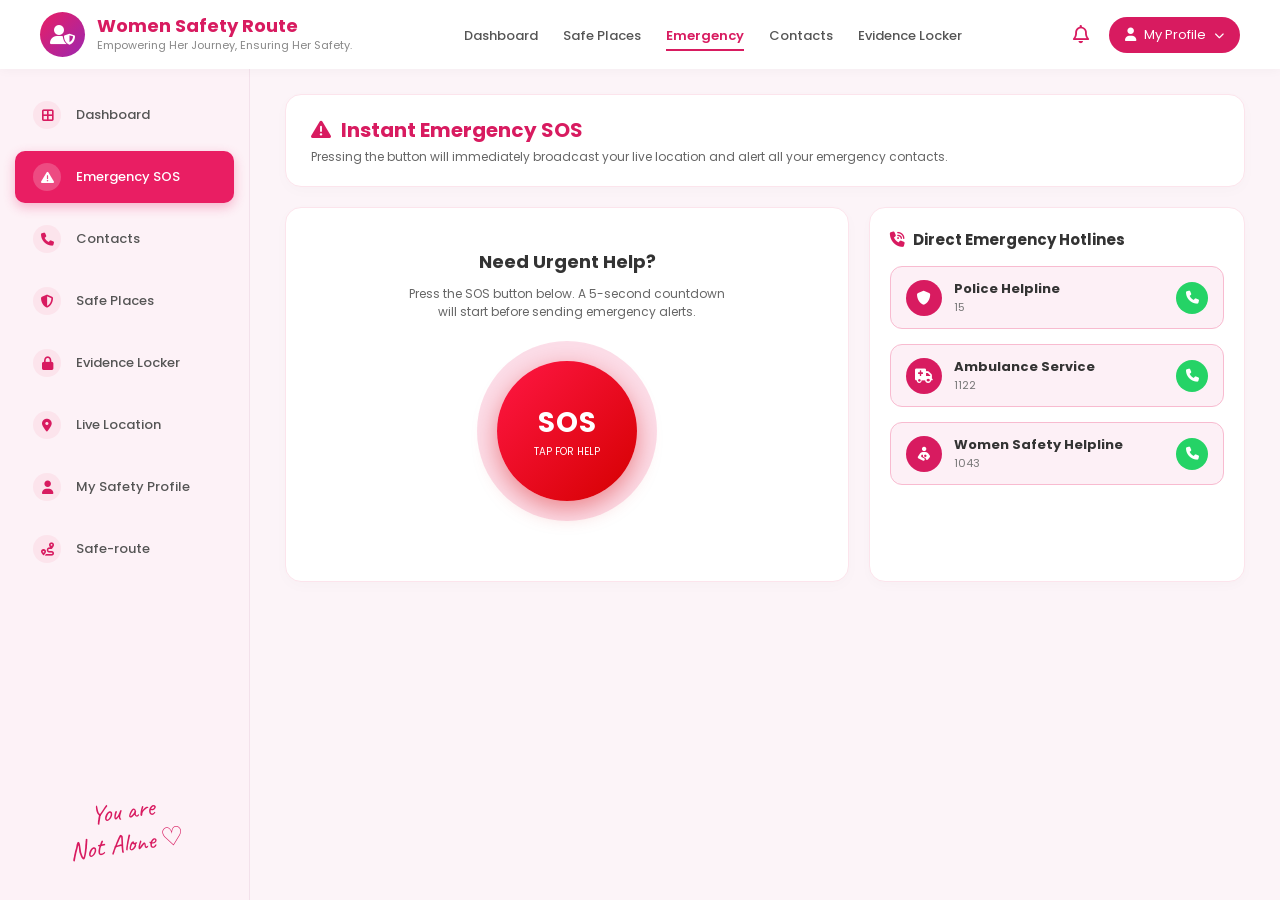
<file: frontend/pages/sos.html>
<!DOCTYPE html>
<html lang="en">
<head>
    <meta charset="UTF-8">
    <meta name="viewport" content="width=device-width, initial-scale=1.0">
    <title>Emergency SOS - Women Safety Route</title>
    <!-- Google Fonts & FontAwesome Icons -->
    <link href="https://fonts.googleapis.com/css2?family=Poppins:wght@300;400;500;600;700&family=Caveat:wght@600&display=swap" rel="stylesheet">
    <link rel="stylesheet" href="https://cdnjs.cloudflare.com/ajax/libs/font-awesome/6.4.0/css/all.min.css">
    
    <style>
        * {
            margin: 0;
            padding: 0;
            box-sizing: border-box;
            font-family: 'Poppins', sans-serif;
        }

        body {
            background-color: #fcf4f8;
            color: #333;
            display: flex;
            flex-direction: column;
            min-height: 100vh;
        }

        /* Top Navigation Bar */
        .navbar {
            background: #fff;
            display: flex;
            justify-content: space-between;
            align-items: center;
            padding: 12px 40px;
            box-shadow: 0 2px 10px rgba(0,0,0,0.03);
            position: sticky;
            top: 0;
            z-index: 100;
        }

        .logo-section {
            display: flex;
            align-items: center;
            gap: 12px;
        }

        .logo-icon {
            width: 45px;
            height: 45px;
            background: linear-gradient(135deg, #e91e63, #9c27b0);
            border-radius: 50%;
            display: flex;
            align-items: center;
            justify-content: center;
            color: white;
            font-size: 20px;
        }

        .logo-text h2 {
            font-size: 18px;
            color: #d81b60;
            font-weight: 700;
            line-height: 1.2;
        }

        .logo-text p {
            font-size: 11px;
            color: #888;
        }

        .nav-links {
            display: flex;
            align-items: center;
            gap: 25px;
            list-style: none;
        }

        .nav-links a {
            text-decoration: none;
            color: #555;
            font-size: 13px;
            font-weight: 500;
            transition: color 0.3s;
        }

        .nav-links a.active, .nav-links a:hover {
            color: #d81b60;
            font-weight: 600;
            border-bottom: 2px solid #d81b60;
            padding-bottom: 4px;
        }

        .nav-right {
            display: flex;
            align-items: center;
            gap: 20px;
        }

        .bell-icon {
            font-size: 18px;
            color: #d81b60;
            cursor: pointer;
        }

        .profile-btn {
            background: #d81b60;
            color: white;
            padding: 8px 16px;
            border-radius: 20px;
            display: flex;
            align-items: center;
            gap: 8px;
            font-size: 13px;
            cursor: pointer;
        }

        /* Layout Structure */
        .container {
            display: flex;
            flex: 1;
        }

        /* Sidebar Navigation */
        .sidebar {
            width: 250px;
            background-color: #fdf2f7;
            padding: 20px 15px;
            display: flex;
            flex-direction: column;
            gap: 10px;
            border-right: 1px solid #f3e1eb;
        }

        .sidebar-item {
            display: flex;
            align-items: center;
            gap: 15px;
            padding: 12px 18px;
            border-radius: 10px;
            text-decoration: none;
            color: #555;
            font-size: 13px;
            font-weight: 500;
            transition: all 0.3s;
        }

        .sidebar-item.active {
            background: #e91e63;
            color: white;
            box-shadow: 0 4px 12px rgba(233, 30, 99, 0.3);
        }

        .sidebar-item:hover:not(.active) {
            background: #f8d7e6;
            color: #d81b60;
        }

        .sidebar-item .icon-box {
            width: 28px;
            height: 28px;
            border-radius: 50%;
            background: rgba(255, 255, 255, 0.2);
            display: flex;
            align-items: center;
            justify-content: center;
        }

        .sidebar-item:not(.active) .icon-box {
            background: #fce4ec;
            color: #d81b60;
        }

        .sidebar-footer-text {
            margin-top: auto;
            padding: 20px;
            text-align: center;
            font-family: 'Caveat', cursive;
            font-size: 26px;
            color: #d81b60;
            transform: rotate(-8deg);
        }

        /* Main Content */
        .content {
            flex: 1;
            padding: 25px 35px;
            display: flex;
            flex-direction: column;
            gap: 20px;
        }

        /* Page Header */
        .page-header {
            background: #fff;
            padding: 20px 25px;
            border-radius: 16px;
            border: 1px solid #fce4ec;
            box-shadow: 0 4px 15px rgba(0,0,0,0.02);
        }

        .page-header h1 {
            font-size: 20px;
            color: #d81b60;
            display: flex;
            align-items: center;
            gap: 10px;
        }

        .page-header p {
            font-size: 12px;
            color: #666;
            margin-top: 3px;
        }

        /* Grid Layout */
        .sos-grid {
            display: grid;
            grid-template-columns: 1.5fr 1fr;
            gap: 20px;
        }

        /* SOS Main Action Box */
        .sos-card {
            background: #fff;
            border-radius: 16px;
            padding: 40px;
            border: 1px solid #fce4ec;
            box-shadow: 0 4px 15px rgba(0,0,0,0.02);
            display: flex;
            flex-direction: column;
            align-items: center;
            text-align: center;
        }

        .sos-btn-outer {
            width: 180px;
            height: 180px;
            background: rgba(233, 30, 99, 0.15);
            border-radius: 50%;
            display: flex;
            align-items: center;
            justify-content: center;
            margin: 20px 0;
            animation: pulse-ring 2s infinite;
        }

        .sos-btn-inner {
            width: 140px;
            height: 140px;
            background: linear-gradient(135deg, #ff1744, #d50000);
            border-radius: 50%;
            display: flex;
            flex-direction: column;
            align-items: center;
            justify-content: center;
            color: white;
            cursor: pointer;
            border: none;
            box-shadow: 0 8px 25px rgba(213, 0, 0, 0.4);
            transition: transform 0.2s;
        }

        .sos-btn-inner:active {
            transform: scale(0.95);
        }

        .sos-btn-inner span {
            font-size: 28px;
            font-weight: 700;
            letter-spacing: 1px;
        }

        .sos-btn-inner small {
            font-size: 10px;
            text-transform: uppercase;
        }

        @keyframes pulse-ring {
            0% { box-shadow: 0 0 0 0 rgba(233, 30, 99, 0.4); }
            70% { box-shadow: 0 0 0 25px rgba(233, 30, 99, 0); }
            100% { box-shadow: 0 0 0 0 rgba(233, 30, 99, 0); }
        }

        .sos-desc {
            font-size: 12px;
            color: #666;
            margin-top: 10px;
            max-width: 320px;
        }

        .btn-cancel {
            background: #f5f5f5;
            color: #666;
            border: 1px solid #ddd;
            padding: 8px 20px;
            border-radius: 20px;
            font-size: 12px;
            cursor: pointer;
            margin-top: 15px;
            display: none;
        }

        /* Hotlines Panel */
        .hotlines-card {
            background: #fff;
            border-radius: 16px;
            padding: 20px;
            border: 1px solid #fce4ec;
            box-shadow: 0 4px 12px rgba(0,0,0,0.02);
            display: flex;
            flex-direction: column;
            gap: 15px;
        }

        .hotlines-card h3 {
            font-size: 15px;
            color: #333;
            display: flex;
            align-items: center;
            gap: 8px;
        }

        .hotline-item {
            display: flex;
            justify-content: space-between;
            align-items: center;
            padding: 12px 15px;
            background: #fdf0f6;
            border-radius: 12px;
            border: 1px solid #f8bbd0;
        }

        .hotline-left {
            display: flex;
            align-items: center;
            gap: 12px;
        }

        .hotline-icon {
            width: 36px;
            height: 36px;
            border-radius: 50%;
            background: #d81b60;
            color: white;
            display: flex;
            align-items: center;
            justify-content: center;
            font-size: 14px;
        }

        .hotline-info h4 {
            font-size: 13px;
            color: #333;
        }

        .hotline-info p {
            font-size: 11px;
            color: #777;
        }

        .btn-call-mini {
            background: #25d366;
            color: white;
            text-decoration: none;
            width: 32px;
            height: 32px;
            border-radius: 50%;
            display: flex;
            align-items: center;
            justify-content: center;
            font-size: 13px;
        }

        /* Responsive */
        @media (max-width: 1024px) {
            .sos-grid { grid-template-columns: 1fr; }
        }
        @media (max-width: 768px) {
            .container { flex-direction: column; }
            .sidebar { width: 100%; }
        }
    </style>
</head>
<body>

    <!-- Top Navbar -->
    <nav class="navbar">
        <div class="logo-section">
            <div class="logo-icon">
                <i class="fa-solid fa-user-shield"></i>
            </div>
            <div class="logo-text">
                <h2>Women Safety Route</h2>
                <p>Empowering Her Journey, Ensuring Her Safety.</p>
            </div>
        </div>

        <ul class="nav-links">
            <li><a href="dashboard.html">Dashboard</a></li>
            <li><a href="safe-places.html">Safe Places</a></li>
            <li><a href="sos.html" class="active">Emergency</a></li>
            <li><a href="contacts.html">Contacts</a></li>
            <li><a href="locker.html">Evidence Locker</a></li>

        </ul>

        <div class="nav-right">
            <div class="bell-icon">
                <i class="fa-regular fa-bell"></i>
            </div>
            <div class="profile-btn">
                <i class="fa-solid fa-user"></i>
                <span>My Profile</span>
                <i class="fa-solid fa-chevron-down" style="font-size: 10px;"></i>
            </div>
        </div>
    </nav>

    <!-- Main Container -->
    <div class="container">
        
        <!-- Sidebar Navigation -->
        <aside class="sidebar">
            <a href="dashboard.html" class="sidebar-item">
                <div class="icon-box"><i class="fa-solid fa-border-all"></i></div>
                <span>Dashboard</span>
            </a>
            <a href="sos.html" class="sidebar-item active">
                <div class="icon-box"><i class="fa-solid fa-triangle-exclamation"></i></div>
                <span>Emergency SOS</span>
            </a>
            <a href="contacts.html" class="sidebar-item">
                <div class="icon-box"><i class="fa-solid fa-phone"></i></div>
                <span>Contacts</span>
            </a>
            <a href="safe-places.html" class="sidebar-item">
                <div class="icon-box"><i class="fa-solid fa-shield-halved"></i></div>
                <span>Safe Places</span>
            </a>
            <a href="locker.html" class="sidebar-item">
                <div class="icon-box"><i class="fa-solid fa-lock"></i></div>
                <span>Evidence Locker</span>
            </a>
            <a href="location.html" class="sidebar-item">
                <div class="icon-box"><i class="fa-solid fa-location-dot"></i></div>
                <span>Live Location</span>
            </a>
            <a href="profile.html" class="sidebar-item">
                <div class="icon-box"><i class="fa-solid fa-user"></i></div>
                <span>My Safety Profile</span>
            </a>
            <a href="safe-route.html" class="sidebar-item">
                <div class="icon-box"><i class="fa-solid fa-route"></i></div>
                <span>Safe-route</span>
    </a>
            <div class="sidebar-footer-text">
                You are<br>Not Alone ♡
            </div>
        </aside>

        <!-- Main Content Area -->
        <main class="content">
            
            <!-- Page Header -->
            <div class="page-header">
                <h1><i class="fa-solid fa-triangle-exclamation"></i> Instant Emergency SOS</h1>
                <p>Pressing the button will immediately broadcast your live location and alert all your emergency contacts.</p>
            </div>

            <!-- Grid Layout -->
            <div class="sos-grid">
                
                <!-- SOS Trigger Card -->
                <div class="sos-card">
                    <h2 style="font-size: 18px; color: #333;">Need Urgent Help?</h2>
                    <p class="sos-desc">Press the SOS button below. A 5-second countdown will start before sending emergency alerts.</p>
                    
                    <div class="sos-btn-outer">
                        <button class="sos-btn-inner" onclick="triggerSOS()">
                            <span>SOS</span>
                            <small>Tap for Help</small>
                        </button>
                    </div>

                    <button class="btn-cancel" id="cancelBtn" onclick="cancelSOS()">Cancel Emergency</button>
                </div>

                <!-- Quick Emergency Hotlines -->
                <div class="hotlines-card">
                    <h3><i class="fa-solid fa-phone-volume" style="color: #d81b60;"></i> Direct Emergency Hotlines</h3>
                    
                    <div class="hotline-item">
                        <div class="hotline-left">
                            <div class="hotline-icon"><i class="fa-solid fa-shield"></i></div>
                            <div class="hotline-info">
                                <h4>Police Helpline</h4>
                                <p>15</p>
                            </div>
                        </div>
                        <a href="tel:15" class="btn-call-mini"><i class="fa-solid fa-phone"></i></a>
                    </div>

                    <div class="hotline-item">
                        <div class="hotline-left">
                            <div class="hotline-icon"><i class="fa-solid fa-truck-medical"></i></div>
                            <div class="hotline-info">
                                <h4>Ambulance Service</h4>
                                <p>1122</p>
                            </div>
                        </div>
                        <a href="tel:1122" class="btn-call-mini"><i class="fa-solid fa-phone"></i></a>
                    </div>

                    <div class="hotline-item">
                        <div class="hotline-left">
                            <div class="hotline-icon"><i class="fa-solid fa-person-breastfeeding"></i></div>
                            <div class="hotline-info">
                                <h4>Women Safety Helpline</h4>
                                <p>1043</p>
                            </div>
                        </div>
                        <a href="tel:1043" class="btn-call-mini"><i class="fa-solid fa-phone"></i></a>
                    </div>
                </div>

            </div>

        </main>
    </div>

    <script>
        let countdownTimer;
        let countdownSeconds = 5;

        function triggerSOS() {
            let cancelBtn = document.getElementById('cancelBtn');
            let descText = document.querySelector('.sos-desc');
            let innerBtn = document.querySelector('.sos-btn-inner');
            
            // UI update karo
            cancelBtn.style.display = 'block';
            innerBtn.style.background = 'linear-gradient(135deg, #ff9800, #f57c00)'; // Orange warning color during countdown
            
            countdownSeconds = 5;
            descText.innerHTML = `🚨 Sending alert in <b id="timer-count">${countdownSeconds}</b> seconds...`;

            // Countdown timer start karo
            countdownTimer = setInterval(() => {
                countdownSeconds--;
                document.getElementById('timer-count').innerText = countdownSeconds;

                if (countdownSeconds <= 0) {
                    clearInterval(countdownTimer);
                    sendEmergencyAlertNow();
                }
            }, 1000);
        }

        function cancelSOS() {
            // Timer roko
            clearInterval(countdownTimer);
            
            let cancelBtn = document.getElementById('cancelBtn');
            let descText = document.querySelector('.sos-desc');
            let innerBtn = document.querySelector('.sos-btn-inner');
            
            // UI reset karo
            cancelBtn.style.display = 'none';
            innerBtn.style.background = 'linear-gradient(135deg, #ff1744, #d50000)';
            descText.innerHTML = "Press the SOS button below. A 5-second countdown will start before sending emergency alerts.";
            
            alert("Emergency Alert Cancelled.");
        }

        function sendEmergencyData(position) {
            const latitude = position.coords.latitude;
            const longitude = position.coords.longitude;
            const googleMapsUrl = `https://maps.google.com/?q=${latitude},${longitude}`;

            let descText = document.querySelector('.sos-desc');
            let innerBtn = document.querySelector('.sos-btn-inner');
            let cancelBtn = document.getElementById('cancelBtn');

            // UI reset state
            cancelBtn.style.display = 'none';
            innerBtn.style.background = 'linear-gradient(135deg, #ff1744, #d50000)';
            descText.innerHTML = "Alert sent successfully! Live location broadcasted.";

            // Success message with location link
            alert(`🚨 EMERGENCY ALERT SENT!\n\nYour Live Location:\nLat: ${latitude}, Lng: ${longitude}\n\nGoogle Maps Link:\n${googleMapsUrl}`);

            // Yahan aap apna backend API call add kar sakte hain (e.g. Fetch API)
            /*
            fetch('/api/send-sos', {
                method: 'POST',
                headers: { 'Content-Type': 'application/json' },
                body: JSON.stringify({ lat: latitude, lng: longitude })
            });
            */
        }

        function handleLocationError(error) {
            let cancelBtn = document.getElementById('cancelBtn');
            let descText = document.querySelector('.sos-desc');
            let innerBtn = document.querySelector('.sos-btn-inner');
            
            cancelBtn.style.display = 'none';
            innerBtn.style.background = 'linear-gradient(135deg, #ff1744, #d50000)';
            descText.innerHTML = "Failed to get location. Please enable GPS permissions.";
            
            alert("Error: Location access denied or GPS is turned off. Please enable location settings.");
        }

        function sendEmergencyAlertNow() {
            let descText = document.querySelector('.sos-desc');
            descText.innerHTML = "Fetching your live location...";

            if (navigator.geolocation) {
                navigator.geolocation.getCurrentPosition(sendEmergencyData, handleLocationError, {
                    enableHighAccuracy: true,
                    timeout: 10000,
                    maximumAge: 0
                });
            } else {
                alert("Geolocation is not supported by this browser.");
            }
        }
    </script>
</body>
</html>
</file>
<file: frontend/css/style.css>
/* =========================
   hero-girl.png
========================= */

* {
    
    margin: 0;
    padding: 0;
    box-sizing: border-box;
}
html {
    scroll-behavior: smooth;
}

body {
    font-family: "Poppins", sans-serif;
    background: #ffffff;
    color: #ffffff;
}


/* =========================
   NAVBAR
========================= */

.navbar {
    height: 75px;
    padding: 0 5%;
    display: flex;
    align-items: center;
    justify-content: space-between;

    background: rgba(255, 255, 255, 0.95);

    border-bottom: 1px solid #f1e8f6;

    position: sticky;
    top: 0;
    z-index: 1000;
}


/* Logo */

.logo {
    display: flex;
    align-items: center;
    gap: 10px;

    font-size: 18px;
    font-weight: 700;
    color: #30145f;
}

.logo-icon {
    width: 140px;
    height: none;

    display: flex;
    align-items: center;
    justify-content: center;

    border-radius: 12px;

    /* background: linear-gradient(
        135deg,
        #f02c82,
        #7137b8
    ); */

    color: white;
}


/* Navigation */

nav {
    display: flex;
    gap: 35px;
}

nav a {
    text-decoration: none;
    color: #25253b;

    font-size: 14px;
    font-weight: 500;

    position: relative;
}

nav a:hover,
nav a.active {
    color: #d72a7b;
}

nav a.active::after {
    content: "";

    position: absolute;

    width: 100%;
    height: 2px;

    background: #d72a7b;

    left: 0;
    bottom: -8px;
}


/* Login */

.login-btn {
    border: none;

    padding: 11px 30px;

    border-radius: 9px;

    color: white;

    background: linear-gradient(
        135deg,
        #ed2d82,
        #d62270
    );

    font-weight: 600;

    cursor: pointer;

    transition: 0.3s;
}

.login-btn:hover {
    transform: translateY(-2px);
    box-shadow: 0 8px 20px rgba(220, 35, 117, 0.3);
}


/* Mobile Menu Button */

.menu-btn {
    display: none;

    border: none;
    background: none;

    font-size: 28px;

    cursor: pointer;
}


/* =========================
   HERO
========================= */

.hero {
    min-height: 500px;

    padding: 70px 7%;

    display: flex;
    align-items: center;
    justify-content: space-between;

    overflow: hidden;

    background:
        radial-gradient(
            circle at 70% 40%,
            #f7d8f0,
            transparent 35%
        ),
        linear-gradient(
            135deg,
            #fff9fd,
            #f8efff
        );
}


/* Hero Text */

.hero-content {
    width: 48%;
}

.small-heading {
    color: #c52d78;

    font-size: 13px;
    font-weight: 700;

    margin-bottom: 15px;
}

.hero h1 {
    font-size: clamp(42px, 5vw, 70px);

    line-height: 1.08;

    color: #171936;

    margin-bottom: 20px;
}

.hero h1 span {
    color: #e62b7d;
}

.hero-text {
    max-width: 500px;

    color: #62627a;

    line-height: 1.8;

    margin-bottom: 30px;
}


/* Hero Buttons */

.hero-buttons {
    display: flex;
    gap: 15px;
}

.hero-buttons button {
    border: none;

    padding: 14px 22px;

    border-radius: 9px;

    font-family: inherit;

    font-weight: 600;

    cursor: pointer;

    transition: 0.3s;
}

.emergency-btn {
    color: white;

    background: linear-gradient(
        135deg,
        #ed297c,
        #e33c68
    );
}

.route-btn {
    color: white;

    background: linear-gradient(
        135deg,
        #6f35b7,
        #8736c7
    );
}

.hero-buttons button:hover {
    transform: translateY(-3px);

    box-shadow:
        0 10px 25px rgba(80, 30, 120, 0.2);
}


/* =========================
   HERO ILLUSTRATION
========================= */

.hero-image {
    width: 45%;
    height: 400px;

    position: relative;
}


/* City */

.city-background {
    position: absolute;

    bottom: 20px;
    left: 5%;

    width: 90%;
    height: 190px;

    display: flex;
    align-items: end;
    justify-content: center;

    gap: 15px;

    opacity: 0.5;
}

.building {
    width: 70px;

    background: linear-gradient(
        to top,
        #e5c8ed,
        #f0dcf4
    );

    border-radius: 5px 5px 0 0;
}

.building1 {
    height: 140px;
}

.building2 {
    height: 190px;
}

.building3 {
    height: 120px;
}

.building4 {
    height: 160px;
}


/* Shield */

.shield {
    position: absolute;

    top: 40px;
    left: 18%;

    width: 180px;
    height: 200px;

    display: flex;
    align-items: center;
    justify-content: center;

    font-size: 100px;

    filter: drop-shadow(
        0 15px 15px rgba(190, 30, 110, 0.25)
    );

    z-index: 3;
}


/* Locations */

.location {
    position: absolute;

    font-size: 35px;

    z-index: 5;

    animation: floating 3s ease-in-out infinite;
}

.location1 {
    top: 30px;
    right: 15%;
}

.location2 {
    top: 180px;
    right: 2%;
}

.location3 {
    bottom: 70px;
    left: 8%;
}

@keyframes floating {

    0%, 100% {
        transform: translateY(0);
    }

    50% {
        transform: translateY(-10px);
    }
}


/* Woman */

.woman {
    position: absolute;

    right: 15%;
    bottom: 25px;

    width: 170px;
    height: 260px;

    z-index: 6;
}

.woman-face {
    position: absolute;

    top: 15px;
    left: 50px;

    font-size: 80px;

    z-index: 4;
}

.woman-body {
    position: absolute;

    top: 95px;
    left: 35px;

    width: 105px;
    height: 160px;

    border-radius: 50px 50px 20px 20px;

    background: linear-gradient(
        135deg,
        #e93181,
        #8a39ba
    );
}

.phone {
    position: absolute;

    top: 100px;
    left: 0;

    font-size: 38px;

    transform: rotate(-10deg);
}


/* =========================
   FEATURE CARDS
========================= */

.features {
    padding: 25px 5%;

    display: grid;

    grid-template-columns:
        repeat(4, 1fr);

    gap: 20px;

    background: white;
}

.feature-card {
    display: flex;

    align-items: center;

    gap: 15px;

    padding: 20px;

    border-radius: 12px;

    background: white;

    box-shadow:
        0 5px 20px rgba(50, 20, 80, 0.08);

    transition: 0.3s;
}

.feature-card:hover {
    transform: translateY(-5px);

    box-shadow:
        0 12px 30px rgba(80, 30, 120, 0.13);
}

.feature-icon {
    min-width: 50px;
    height: 50px;

    display: flex;

    align-items: center;
    justify-content: center;

    border-radius: 15px;

    font-weight: 700;
}

.purple {
    background: #eee5ff;
}

.pink {
    color: white;

    background: #ed3b81;
}

.warning {
    background: #ffe7e7;
}

.feature-card h3 {
    font-size: 14px;

    margin-bottom: 5px;
}

.feature-card p {
    color: #77768b;

    font-size: 11px;

    line-height: 1.5;
}


/* =========================
   STATISTICS
========================= */

.statistics {
    padding: 25px 7%;

    display: grid;

    grid-template-columns:
        repeat(4, 1fr);

    background: linear-gradient(
        135deg,
        #6d2db1,
        #8d32bd
    );

    color: white;
}

.stat {
    text-align: center;

    padding: 15px;
}

.stat strong {
    display: block;

    font-size: 27px;
}

.stat span {
    font-size: 12px;

    opacity: 0.9;
}


/* =========================
   INFORMATION SECTIONS
========================= */

.information-section,
.reports-section,
.about-section {
    padding: 90px 10%;

    text-align: center;

    background: #fff;
}

.section-label {
    color: #d82d79;

    font-size: 13px;

    font-weight: 700;

    letter-spacing: 2px;

    margin-bottom: 10px;
}

.information-section h2,
.reports-section h2,
.about-section h2,
.emergency-section h2 {
    font-size: 35px;

    margin-bottom: 15px;
}

.information-section p,
.reports-section p,
.about-section p,
.emergency-section p {
    max-width: 650px;

    margin: auto;

    color: #707084;

    line-height: 1.8;
}


/* Primary Button */

.primary-btn {
    margin-top: 25px;

    border: none;

    padding: 14px 25px;

    border-radius: 9px;

    background: #7134b7;

    color: white;

    font-family: inherit;

    font-weight: 600;

    cursor: pointer;
}


/* =========================
   EMERGENCY SECTION
========================= */

.emergency-section {
    padding: 70px 10%;

    display: flex;

    align-items: center;

    justify-content: space-between;

    background: #fff1f6;
}

.emergency-section > div {
    width: 65%;
}

.big-sos-btn {
    width: 150px;
    height: 150px;

    border: none;

    border-radius: 50%;

    background:
        linear-gradient(
            135deg,
            #ed326f,
            #e92754
        );

    color: white;

    font-size: 27px;

    font-weight: 800;

    cursor: pointer;

    box-shadow:
        0 15px 30px rgba(225, 30, 80, 0.3);

    transition: 0.3s;
}

.big-sos-btn:hover {
    transform: scale(1.05);
}

.big-sos-btn small {
    display: block;

    font-size: 10px;

    margin-top: 5px;
}


/* =========================
   FOOTER
========================= */

footer {
    padding: 30px 7%;

    text-align: center;

    background: #211035;

    color: white;
}

.footer-logo {
    font-size: 18px;

    font-weight: 700;

    margin-bottom: 10px;
}

footer p {
    font-size: 12px;

    opacity: 0.7;
}


/* =========================
   MODAL
========================= */

.modal {
    display: none;

    position: fixed;

    inset: 0;

    z-index: 2000;

    align-items: center;
    justify-content: center;

    background: rgba(20, 10, 30, 0.6);

    backdrop-filter: blur(5px);
}

.modal.show {
    display: flex;
}

.modal-content {
    width: 90%;
    max-width: 430px;

    padding: 40px;

    text-align: center;

    background: white;

    border-radius: 20px;

    position: relative;

    animation: modalAnimation 0.3s ease;
}

@keyframes modalAnimation {

    from {
        transform: scale(0.8);
        opacity: 0;
    }

    to {
        transform: scale(1);
        opacity: 1;
    }
}

.close-btn {
    position: absolute;

    top: 15px;
    right: 20px;

    border: none;

    background: none;

    font-size: 28px;

    cursor: pointer;
}

.modal-icon {
    font-size: 50px;

    margin-bottom: 15px;
}

.modal-content h2 {
    margin-bottom: 10px;
}

.modal-content p {
    color: #777;

    margin-bottom: 25px;
}

.modal-buttons {
    display: flex;

    justify-content: center;

    gap: 10px;
}

.cancel-btn,
.confirm-btn {
    padding: 12px 20px;

    border: none;

    border-radius: 8px;

    font-family: inherit;

    font-weight: 600;

    cursor: pointer;
}

.cancel-btn {
    background: #eee;
}

.confirm-btn {
    color: white;

    background: #e52c61;
}


/* =========================
   RESPONSIVE DESIGN
========================= */

@media (max-width: 900px) {

    nav {
        gap: 15px;
    }

    .hero {
        padding: 50px 5%;
    }

    .features {
        grid-template-columns:
            repeat(2, 1fr);
    }

    .statistics {
        grid-template-columns:
            repeat(2, 1fr);
    }

}


@media (max-width: 700px) {

    .navbar {
        padding: 0 5%;
    }

    nav {
        display: none;

        position: absolute;

        top: 75px;
        left: 0;

        width: 100%;

        padding: 25px;

        flex-direction: column;

        background: white;

        box-shadow: 0 10px 20px rgba(0,0,0,0.1);
    }

    nav.show {
        display: flex;
    }

    nav a {
        padding: 10px;
    }

    .login-btn {
        display: none;
    }

    .menu-btn {
        display: block;
    }

    .hero {
        flex-direction: column;

        text-align: center;

        padding-top: 50px;
    }

    .hero-content {
        width: 100%;
    }

    .hero-text {
        margin: 0 auto 25px;
    }

    .hero-buttons {
        justify-content: center;

        flex-wrap: wrap;
    }

    .hero-image {
        width: 100%;

        margin-top: 40px;

        height: 350px;
    }

    .features {
        grid-template-columns: 1fr;
    }

    .statistics {
        grid-template-columns: 1fr 1fr;
    }

    .emergency-section {
        flex-direction: column;

        text-align: center;

        gap: 30px;
    }

    .emergency-section > div {
        width: 100%;
    }

}
/* ================= LOGIN FORM ================= */

.login-box {
    max-width: 420px;
    width: 90%;
}

.login-box p {
    margin-bottom: 20px;
}

.input-group {
    text-align: left;
    margin-bottom: 18px;
}

.input-group label {
    display: block;
    margin-bottom: 7px;
    font-size: 13px;
    font-weight: 600;
    color: #30145f;
}

.input-group input {
    width: 100%;
    padding: 13px 15px;
    border: 1px solid #e5dced;
    border-radius: 9px;
    outline: none;
    font-family: "Poppins", sans-serif;
    font-size: 13px;
}

.input-group input:focus {
    border-color: #d72a7b;
    box-shadow: 0 0 0 3px rgba(215, 42, 123, 0.1);
}

.login-submit {
    width: 100%;
    padding: 13px;
    border: none;
    border-radius: 9px;
    background: linear-gradient(
        135deg,
        #ed2d82,
        #7137b8
    );
    color: white;
    font-family: "Poppins", sans-serif;
    font-weight: 600;
    cursor: pointer;
    transition: 0.3s;
}

.login-submit:hover {
    transform: translateY(-2px);
    box-shadow: 0 8px 20px rgba(220, 35, 117, 0.25);
}

.register-text {
    margin-top: 20px !important;
    font-size: 12px;
    color: #777;
}

.register-text a {
    color: #d72a7b;
    font-weight: 600;
    text-decoration: none;
}
/* =========================
   USER DASHBOARD
========================= */

.sidebar {
    position: fixed;
    left: 0;
    top: 0;
    width: 250px;
    height: 100vh;
    background: #ffffff;
    padding: 25px 15px;
    box-shadow: 2px 0 15px rgba(0, 0, 0, 0.08);
}

.dashboard-logo {
    text-align: center;
    margin-bottom: 35px;
}

.dashboard-logo img {
    width: 80px;
    height: 80px;
    object-fit: contain;
}

.dashboard-logo h2 {
    font-size: 18px;
    margin-top: 8px;
}

.dashboard-nav {
    display: flex;
    flex-direction: column;
    gap: 8px;
}

.dashboard-nav a {
    text-decoration: none;
    color: #555;
    padding: 13px 15px;
    border-radius: 10px;
    font-size: 14px;
    display: flex;
    gap: 12px;
    align-items: center;
}

.dashboard-nav a:hover,
.dashboard-nav a.active {
    background: #f3e8f4;
    color: #8e4585;
}

.logout-btn {
    position: absolute;
    bottom: 25px;
    left: 20px;
    width: calc(100% - 40px);
    padding: 12px;
    border: none;
    border-radius: 10px;
    cursor: pointer;
    background: #f5e5e5;
    color: #b33a3a;
    font-weight: 600;
}


/* MAIN AREA */

.dashboard-main {
    margin-left: 250px;
    padding: 35px;
    min-height: 100vh;
    background: #faf8fa;
}


/* HEADER */

.dashboard-header {
    display: flex;
    justify-content: space-between;
    align-items: center;
    margin-bottom: 35px;
}

.dashboard-header h1 {
    margin-bottom: 5px;
}

.dashboard-header p {
    color: #777;
}

.user-info {
    display: flex;
    align-items: center;
    gap: 12px;
}

.user-info small {
    display: block;
    color: #888;
}

.user-avatar {
    width: 45px;
    height: 45px;
    border-radius: 50%;
    background: #f1dcef;
    display: flex;
    align-items: center;
    justify-content: center;
    font-size: 22px;
}


/* SECTION */

.dashboard-section {
    margin-bottom: 35px;
}

.dashboard-section h2,
.safety-status h2 {
    margin-bottom: 20px;
}


/* CARDS */

.dashboard-cards {
    display: grid;
    grid-template-columns: repeat(4, 1fr);
    gap: 20px;
}

.dashboard-card {
    background: white;
    padding: 25px;
    border-radius: 16px;
    box-shadow: 0 5px 20px rgba(0,0,0,0.06);
}

.card-icon {
    font-size: 35px;
    margin-bottom: 15px;
}

.dashboard-card h3 {
    margin-bottom: 10px;
}

.dashboard-card p {
    color: #777;
    font-size: 14px;
    line-height: 1.6;
}

.dashboard-card button {
    margin-top: 15px;
    border: none;
    padding: 10px 18px;
    border-radius: 8px;
    background: #8e4585;
    color: white;
    cursor: pointer;
}

.dashboard-card button:hover {
    opacity: 0.9;
}


/* EMERGENCY */

.emergency-card {
    border: 2px solid #f0caca;
}
<!-- CSS Styling for the New Feature Cards -- >
.dashboard-cards {
    display: grid;
    grid-template-columns: repeat(3, 1fr);
    gap: 20px;
}

.dashboard-card {
    background: white;
    padding: 25px;
    border-radius: 8px;
    box-shadow: 0 5px 20px rgba(0,0,0,0.06);
}

.card-icon {
    font-size: 35px;
    margin-bottom: 15px;
}

.dashboard-card h3 {
    margin-bottom: 10px;
}

.dashboard-card p {
    color: #777;
    font-size: 14px;
    line-height: 1.6;
}

.dashboard-card button {
    margin-top: 15px;
    border: none;
    padding: 10px 18px;
    border-radius: 8px;
    background: #8e4585;
    color: white;
    cursor: pointer;
}

.dashboard-card button:hover {
    opacity: 0.9;
}


/* EMERGENCY */

.emergency-card {
    border: 2px solid #f0caca;
}

/* SAFETY TIPS */

.tips-container {
    display: grid;
    grid-template-columns: repeat(3, 1fr);
    gap: 20px;
}

.tip {
    background: white;
    padding: 20px;
    border-radius: 14px;
    box-shadow: 0 5px 20px rgba(0,0,0,0.05);
}

.tip strong {
    margin-left: 8px;
}


/* RESPONSIVE */

@media (max-width: 1000px) {

    .dashboard-cards {
        grid-template-columns: repeat(2, 1fr);
    }

    .tips-container {
        grid-template-columns: 1fr;
    }

}

@media (max-width: 700px) {

    .sidebar {
        width: 70px;
        padding: 15px 8px;
    }

    .dashboard-logo h2,
    .dashboard-nav span,
    .logout-btn {
        display: none;
    }

    .dashboard-logo img {
        width: 50px;
        height: 50px;
    }

    .dashboard-nav a {
        justify-content: center;
    }

    .dashboard-main {
        margin-left: 70px;
        padding: 20px;
    }

    .dashboard-cards {
        grid-template-columns: 1fr;
    }

    .dashboard-header {
        align-items: flex-start;
    }

}
<!--about us css styling -- >
    .about-section {
        background-color: #f8f9fa;
        padding: 60px 20px;
        font-family: 'Segoe UI', Tahoma, Geneva, Verdana, sans-serif;
        color: #333;
        border-top: 1px solid #e9ecef;
    }

    .about-container {
        max-width: 1100px;
        margin: 0 auto;
        text-align: center;
    }

    .about-header h2 {
        font-size: 2.2rem;
        color: #2c3e50;
        margin-bottom: 10px;
    }

    .about-header .subtitle {
        font-size: 1.1rem;
        color: #6c757d;
        margin-bottom: 40px;
    }

    .about-grid {
        display: grid;
        grid-template-columns: repeat(auto-fit, minmax(300px, 1fr));
        gap: 25px;
        margin-bottom: 40px;
    }

    .about-card {
        background: #ffffff;
        padding: 30px 20px;
        border-radius: 10px;
        box-shadow: 0 4px 6px rgba(0, 0, 0, 0.04);
        transition: transform 0.3s ease, box-shadow 0.3s ease;
    }

    .about-card:hover {
        transform: translateY(-5px);
        box-shadow: 0 8px 15px rgba(0, 0, 0, 0.08);
    }

    .about-icon {
        font-size: 2.5rem;
        margin-bottom: 15px;
    }

    .about-card h3 {
        font-size: 1.3rem;
        color: #2c3e50;
        margin-bottom: 12px;
    }

    .about-card p {
        font-size: 0.95rem;
        color: #555;
        line-height: 1.5;
    }

    .about-footer-text {
        font-size: 1rem;
        color: #6c757d;
        max-width: 700px;
        margin: 0 auto;
        line-height: 1.6;
    }
</file>
